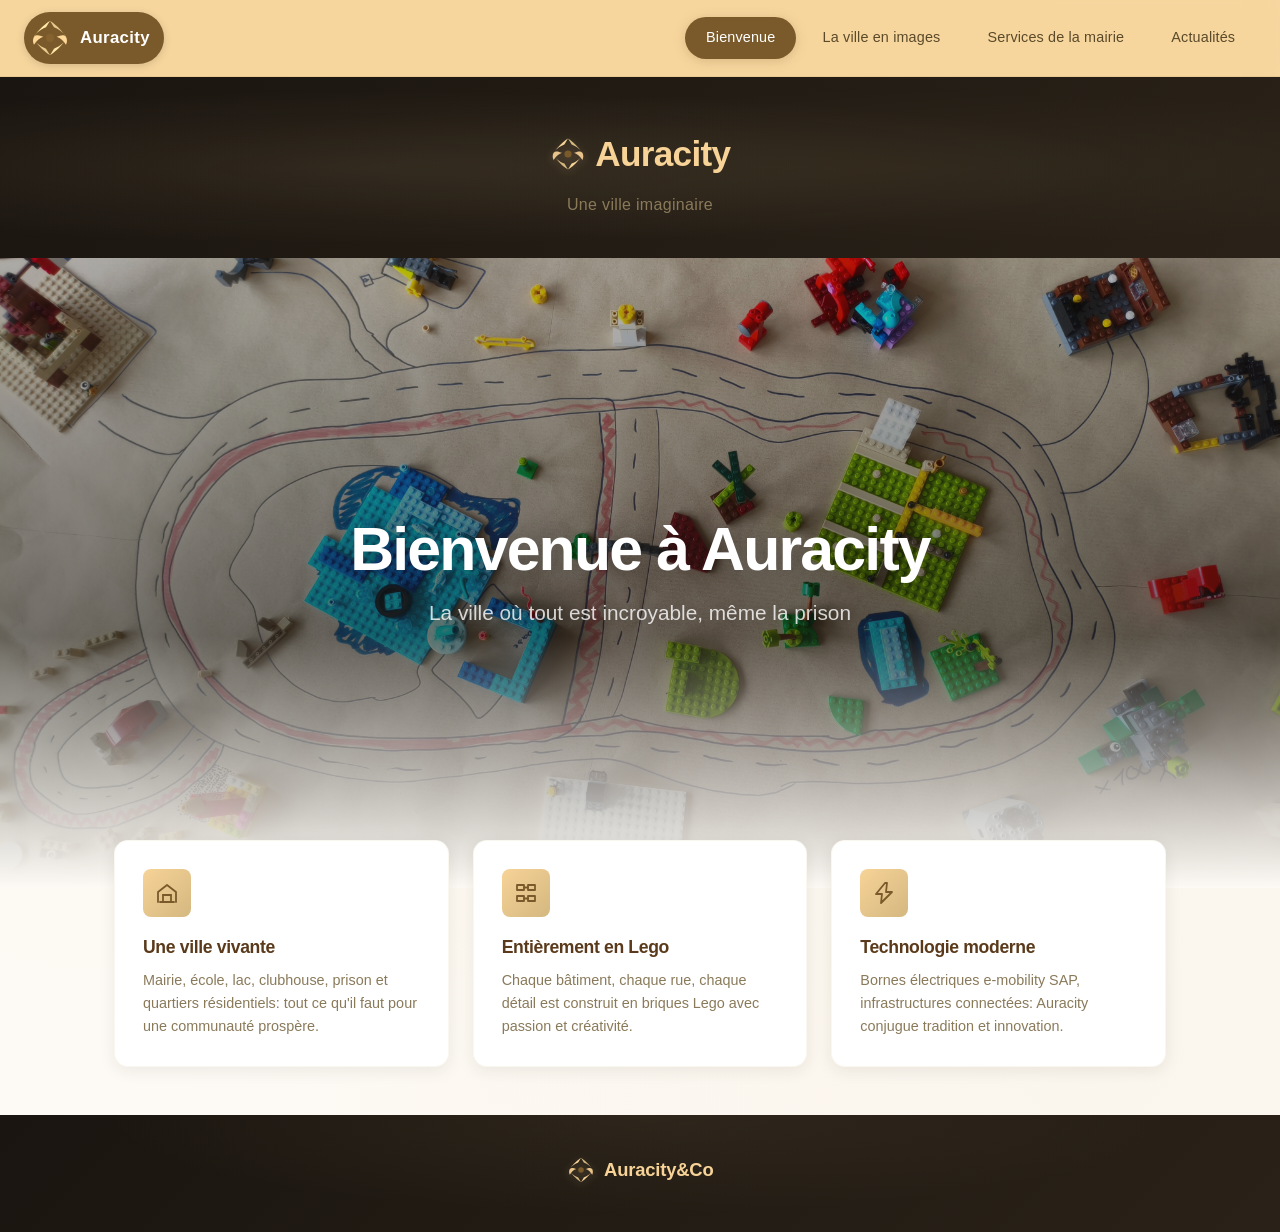
<file: index.html>
<!DOCTYPE html>
<html lang="fr">
<head>
  <meta charset="UTF-8">
  <meta name="viewport" content="width=device-width, initial-scale=1.0">
  <title>Auracity — Ville Lego</title>
  <link rel="stylesheet" href="style.css">
</head>
<body>
  <nav>
    <a href="index.html" class="nav-logo"><img src="logo.svg" alt="Auracity"><span>Auracity</span></a>
    <div class="nav-links">
      <a href="index.html" class="active">Bienvenue</a>
      <a href="images.html">La ville en images</a>
      <a href="mairie.html">Services de la mairie</a>
      <a href="actus.html">Actualités</a>
    </div>
  </nav>

  <header>
    <h1><img src="logo.svg" alt="" class="header-logo"> Auracity</h1>
    <p class="sous-titre">Une ville imaginaire</p>
  </header>

  <section class="hero-full">
    <img src="Ville.jpg" alt="Vue d'Auracity">
    <div class="hero-text">
      <h1>Bienvenue à <span class="highlight">Auracity</span></h1>
      <p>La ville où tout est incroyable, même la prison</p>
    </div>
  </section>

  <div class="features">
    <div class="feature-card">
      <div class="feature-icon">
        <svg width="24" height="24" viewBox="0 0 24 24" fill="none" stroke="currentColor" stroke-width="1.8" stroke-linecap="round" stroke-linejoin="round">
          <path d="M3 21V11l9-7 9 7v10"/>
          <path d="M5 21h14"/>
          <path d="M8 21v-7h8v7"/>
          <path d="M8 14h8"/>
        </svg>
      </div>
      <h3>Une ville vivante</h3>
      <p>Mairie, école, lac, clubhouse, prison et quartiers résidentiels: tout ce qu'il faut pour une communauté prospère.</p>
    </div>
    <div class="feature-card">
      <div class="feature-icon">
        <svg width="24" height="24" viewBox="0 0 24 24" fill="none" stroke="currentColor" stroke-width="1.8" stroke-linecap="round" stroke-linejoin="round">
          <rect x="3" y="4" width="7" height="5"/>
          <rect x="14" y="4" width="7" height="5"/>
          <rect x="3" y="15" width="7" height="5"/>
          <rect x="14" y="15" width="7" height="5"/>
          <line x1="10" y1="6.5" x2="14" y2="6.5"/>
          <line x1="10" y1="17.5" x2="14" y2="17.5"/>
        </svg>
      </div>
      <h3>Entièrement en Lego</h3>
      <p>Chaque bâtiment, chaque rue, chaque détail est construit en briques Lego avec passion et créativité.</p>
    </div>
    <div class="feature-card">
      <div class="feature-icon">
        <svg width="24" height="24" viewBox="0 0 24 24" fill="none" stroke="currentColor" stroke-width="1.8" stroke-linecap="round" stroke-linejoin="round">
          <polygon points="13 2 4 13 10 13 9 22 20 11 14 11 15 2"/>
        </svg>
      </div>
      <h3>Technologie moderne</h3>
      <p>Bornes électriques e-mobility SAP, infrastructures connectées: Auracity conjugue tradition et innovation.</p>
    </div>
  </div>

  <footer>
    <div class="footer-logo">
      <img src="logo.svg" alt="Auracity">
      <span>Auracity&amp;Co</span>
    </div>
  </footer>
</body>
</html>
</file>
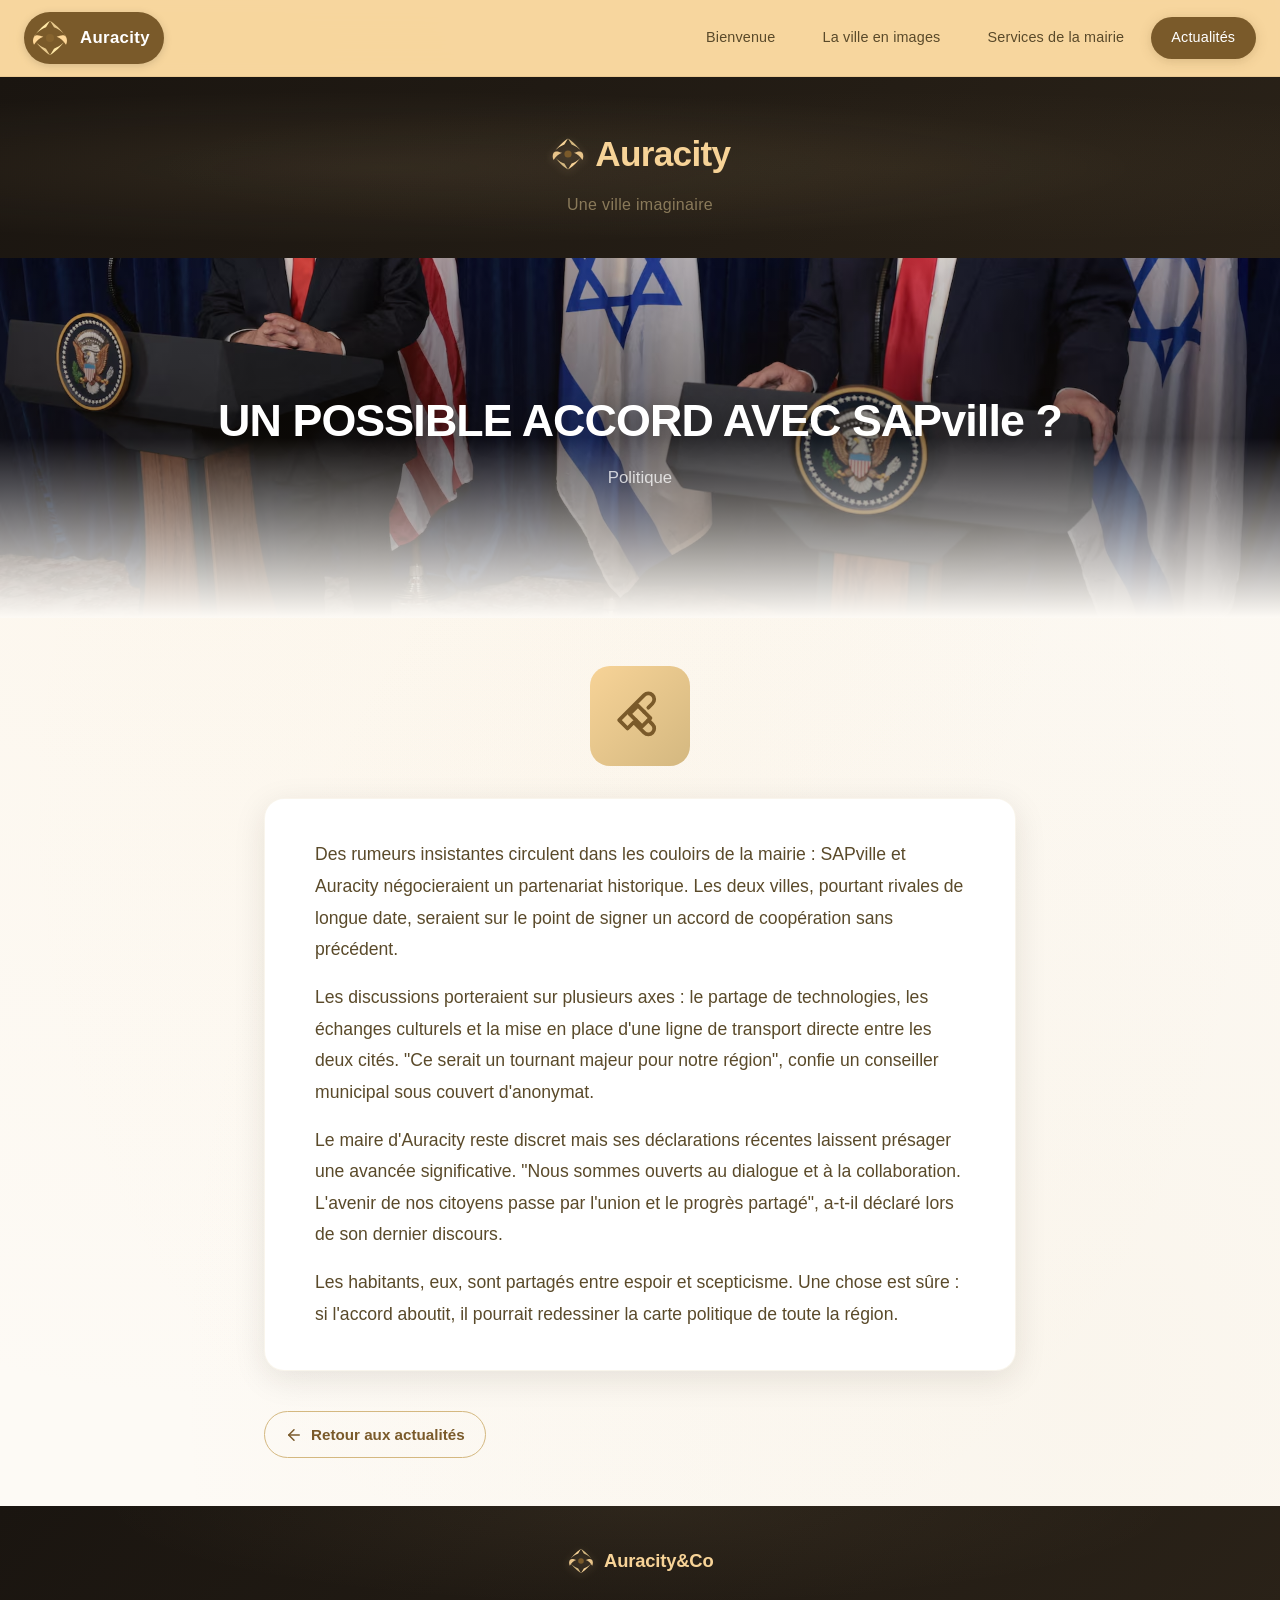
<file: actus-accord-sapville.html>
<!DOCTYPE html>
<html lang="fr">
<head>
  <meta charset="UTF-8">
  <meta name="viewport" content="width=device-width, initial-scale=1.0">
  <title>Auracity — UN POSSIBLE ACCORD AVEC SAPville ?</title>
  <link rel="stylesheet" href="style.css">
</head>
<body>
  <nav>
    <a href="index.html" class="nav-logo"><img src="logo.svg" alt="Auracity"><span>Auracity</span></a>
    <div class="nav-links">
      <a href="index.html">Bienvenue</a>
      <a href="images.html">La ville en images</a>
      <a href="mairie.html">Services de la mairie</a>
      <a href="actus.html" class="active">Actualités</a>
    </div>
  </nav>

  <header>
    <h1><img src="logo.svg" alt="" class="header-logo"> Auracity</h1>
    <p class="sous-titre">Une ville imaginaire</p>
  </header>

  <section class="hero-small">
    <img src="Accord.avif" alt="Accord SAPville">
    <div class="hero-text">
      <h1>UN POSSIBLE ACCORD AVEC SAPville ?</h1>
      <p>Politique</p>
    </div>
  </section>

  <main class="article-detail">
    <div class="article-icon"><svg viewBox="0 0 24 24" fill="none" stroke="currentColor" stroke-width="1.8" stroke-linecap="round" stroke-linejoin="round">
      <path d="M14 10l-3-3-4 4 3 3"/>
      <path d="M16 8l2-2a2.8 2.8 0 1 0-4-4L5 11l-3 3 4 4 3-3 5 5a2.8 2.8 0 1 0 4-4l-2-2"/>
      <path d="M10 14l3 3 4-4-3-3"/>
    </svg></div>

    <div class="article-body">
      <p>Des rumeurs insistantes circulent dans les couloirs de la mairie : SAPville et Auracity négocieraient un partenariat historique. Les deux villes, pourtant rivales de longue date, seraient sur le point de signer un accord de coopération sans précédent.</p>
      <p>Les discussions porteraient sur plusieurs axes : le partage de technologies, les échanges culturels et la mise en place d'une ligne de transport directe entre les deux cités. "Ce serait un tournant majeur pour notre région", confie un conseiller municipal sous couvert d'anonymat.</p>
      <p>Le maire d'Auracity reste discret mais ses déclarations récentes laissent présager une avancée significative. "Nous sommes ouverts au dialogue et à la collaboration. L'avenir de nos citoyens passe par l'union et le progrès partagé", a-t-il déclaré lors de son dernier discours.</p>
      <p>Les habitants, eux, sont partagés entre espoir et scepticisme. Une chose est sûre : si l'accord aboutit, il pourrait redessiner la carte politique de toute la région.</p>
    </div>

    <a href="actus.html" class="article-back">
      <svg viewBox="0 0 24 24"><line x1="19" y1="12" x2="5" y2="12"/><polyline points="12 19 5 12 12 5"/></svg>
      Retour aux actualités
    </a>
  </main>

  <footer>
    <div class="footer-logo">
      <img src="logo.svg" alt="Auracity">
      <span>Auracity&amp;Co</span>
    </div>
  </footer>
</body>
</html>
</file>
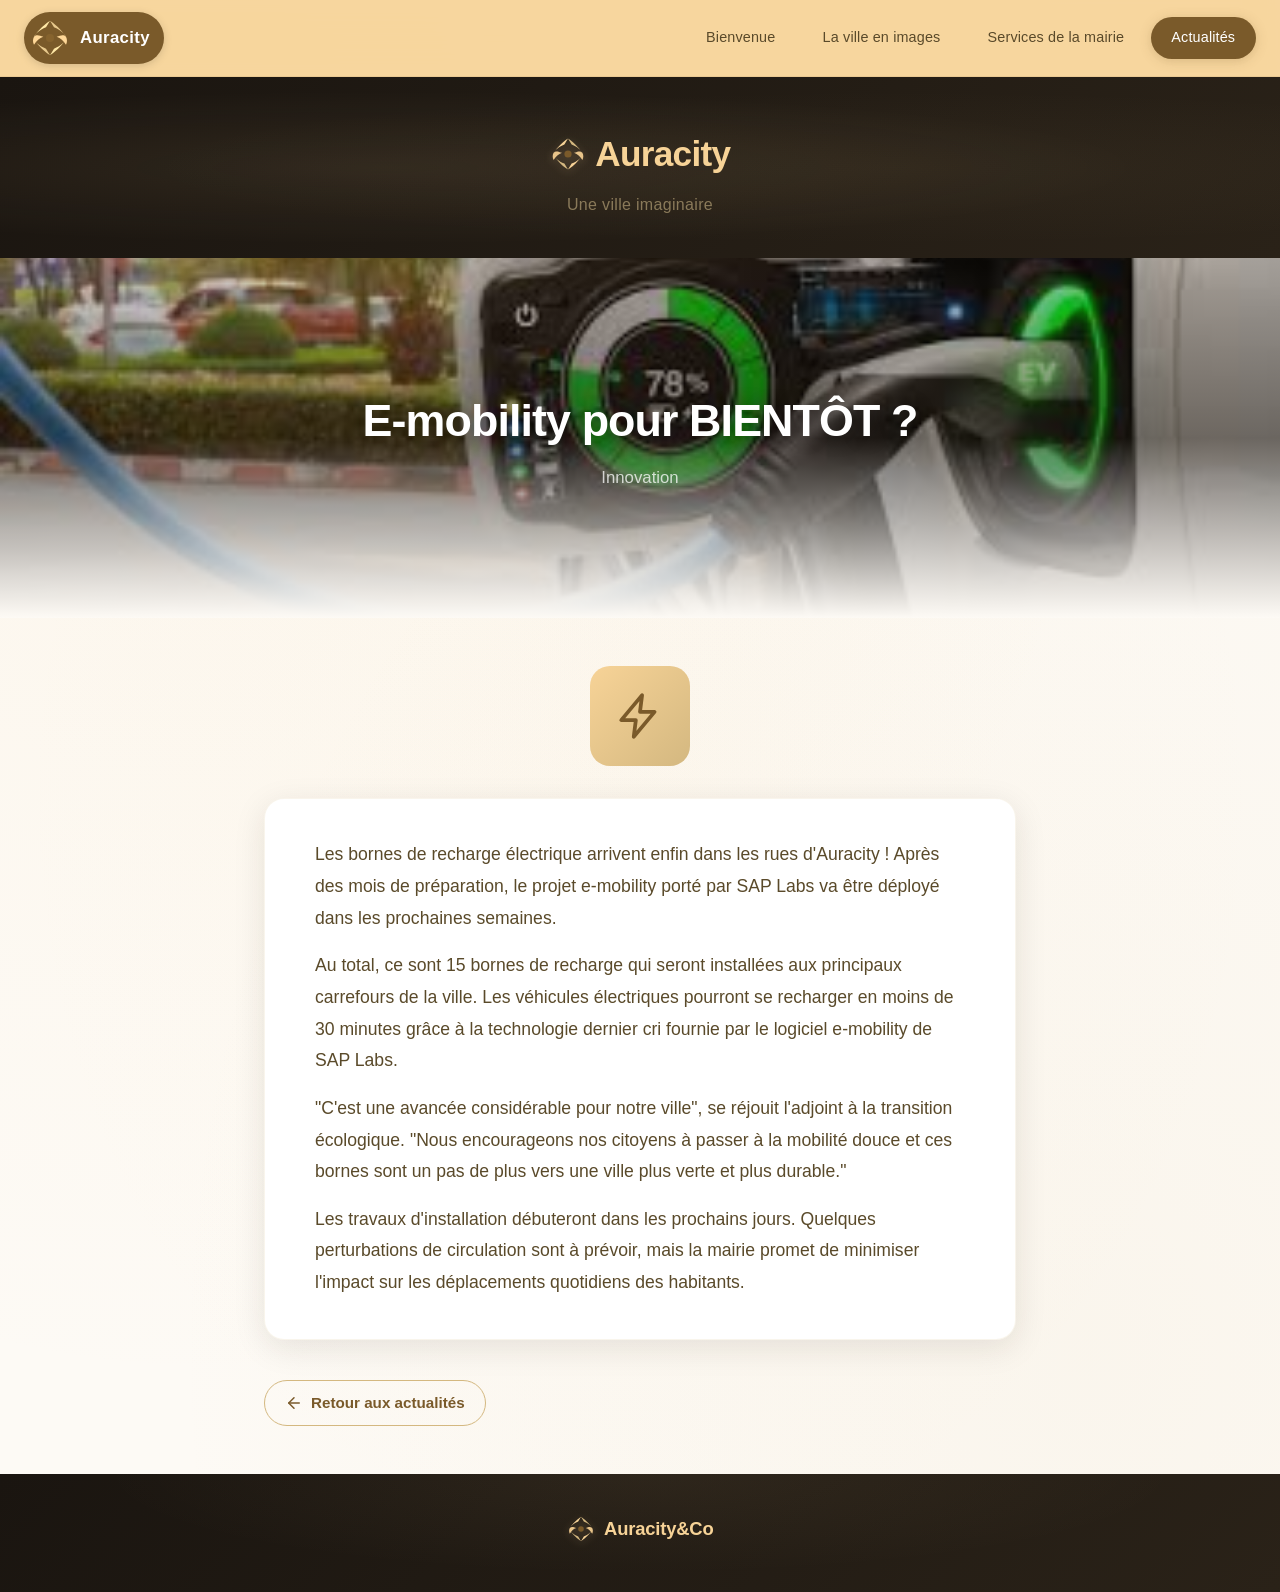
<file: actus-e-mobility.html>
<!DOCTYPE html>
<html lang="fr">
<head>
  <meta charset="UTF-8">
  <meta name="viewport" content="width=device-width, initial-scale=1.0">
  <title>Auracity — E-mobility pour BIENTÔT ?</title>
  <link rel="stylesheet" href="style.css">
</head>
<body>
  <nav>
    <a href="index.html" class="nav-logo"><img src="logo.svg" alt="Auracity"><span>Auracity</span></a>
    <div class="nav-links">
      <a href="index.html">Bienvenue</a>
      <a href="images.html">La ville en images</a>
      <a href="mairie.html">Services de la mairie</a>
      <a href="actus.html" class="active">Actualités</a>
    </div>
  </nav>

  <header>
    <h1><img src="logo.svg" alt="" class="header-logo"> Auracity</h1>
    <p class="sous-titre">Une ville imaginaire</p>
  </header>

  <section class="hero-small">
    <img src="car.jpg" alt="E-mobility">
    <div class="hero-text">
      <h1>E-mobility pour BIENTÔT ?</h1>
      <p>Innovation</p>
    </div>
  </section>

  <main class="article-detail">
    <div class="article-icon"><svg viewBox="0 0 24 24" fill="none" stroke="currentColor" stroke-width="1.8" stroke-linecap="round" stroke-linejoin="round">
      <path d="M13 2L3 14h7l-1 8 10-12h-7l1-8z"/>
    </svg></div>

    <div class="article-body">
      <p>Les bornes de recharge électrique arrivent enfin dans les rues d'Auracity ! Après des mois de préparation, le projet e-mobility porté par SAP Labs va être déployé dans les prochaines semaines.</p>
      <p>Au total, ce sont 15 bornes de recharge qui seront installées aux principaux carrefours de la ville. Les véhicules électriques pourront se recharger en moins de 30 minutes grâce à la technologie dernier cri fournie par le logiciel e-mobility de SAP Labs.</p>
      <p>"C'est une avancée considérable pour notre ville", se réjouit l'adjoint à la transition écologique. "Nous encourageons nos citoyens à passer à la mobilité douce et ces bornes sont un pas de plus vers une ville plus verte et plus durable."</p>
      <p>Les travaux d'installation débuteront dans les prochains jours. Quelques perturbations de circulation sont à prévoir, mais la mairie promet de minimiser l'impact sur les déplacements quotidiens des habitants.</p>
    </div>

    <a href="actus.html" class="article-back">
      <svg viewBox="0 0 24 24"><line x1="19" y1="12" x2="5" y2="12"/><polyline points="12 19 5 12 12 5"/></svg>
      Retour aux actualités
    </a>
  </main>

  <footer>
    <div class="footer-logo">
      <img src="logo.svg" alt="Auracity">
      <span>Auracity&amp;Co</span>
    </div>
  </footer>
</body>
</html>
</file>
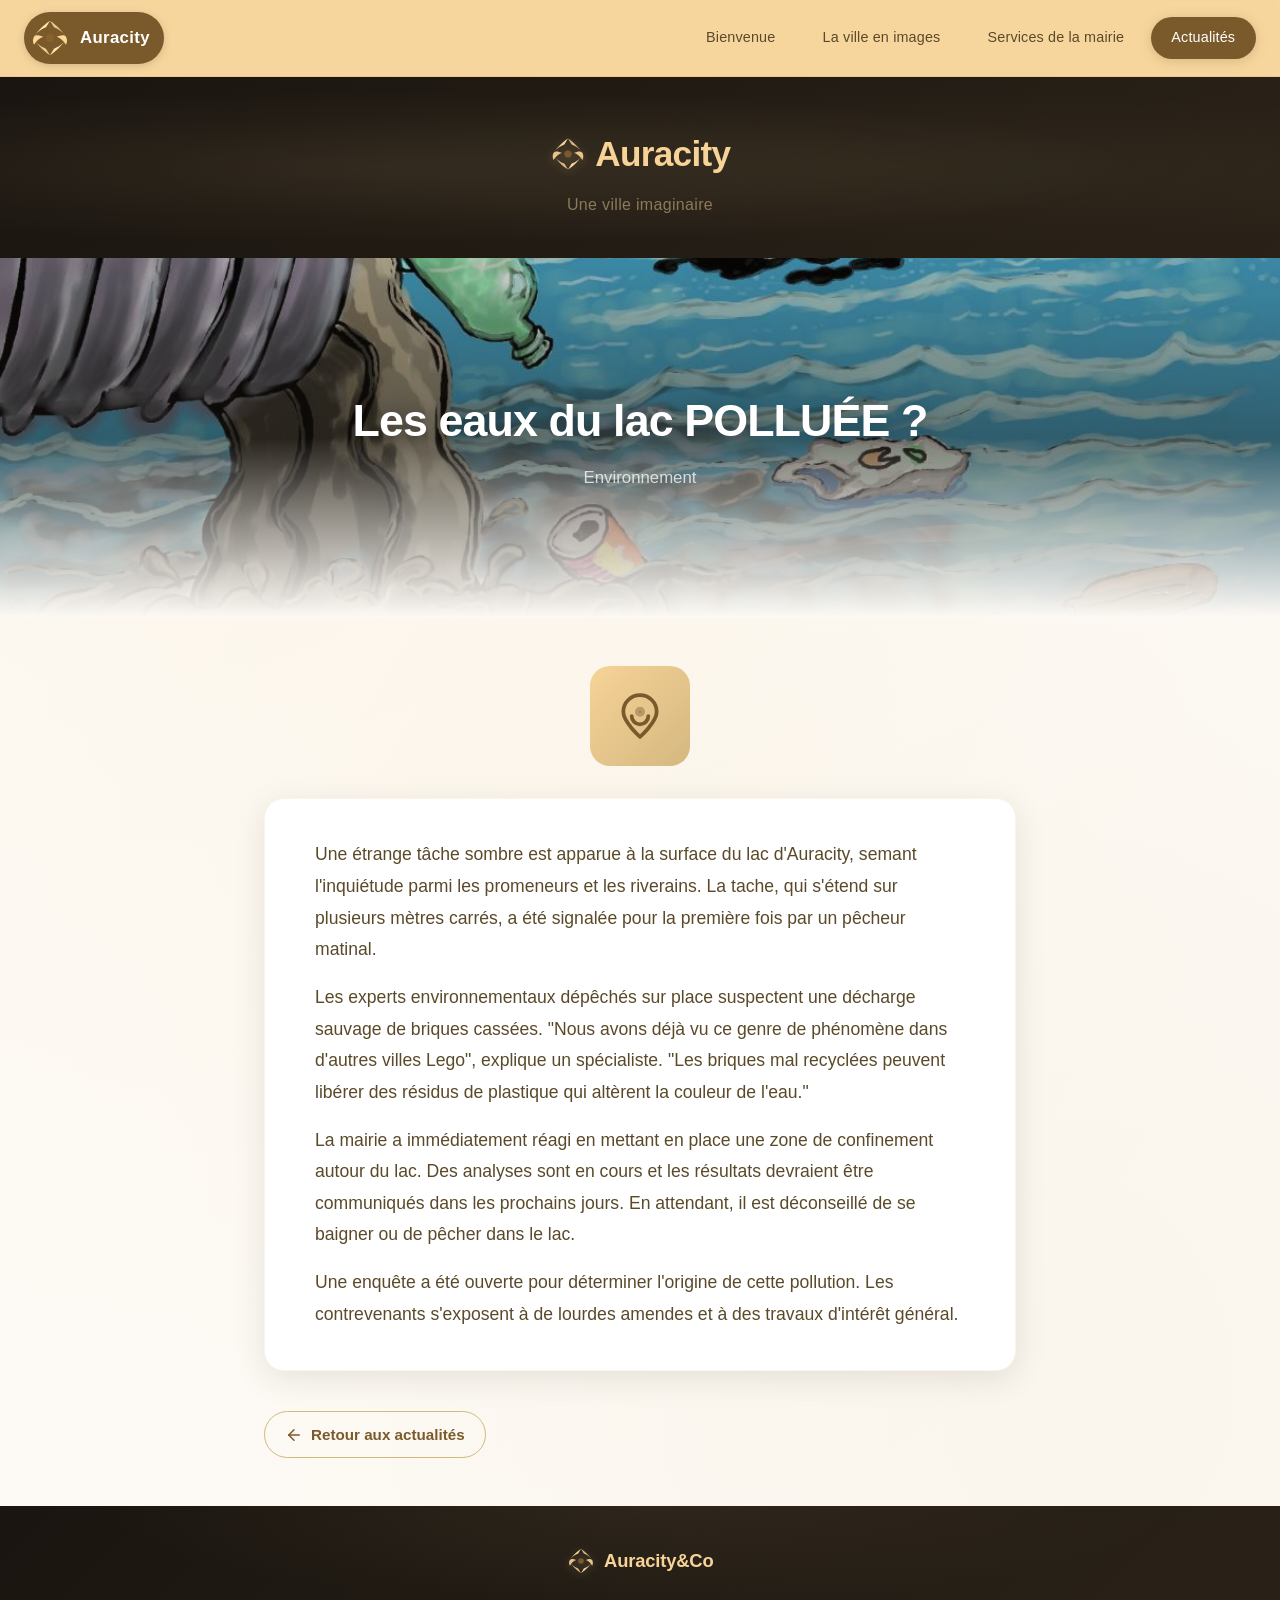
<file: actus-eaux-lac-polluee.html>
<!DOCTYPE html>
<html lang="fr">
<head>
  <meta charset="UTF-8">
  <meta name="viewport" content="width=device-width, initial-scale=1.0">
  <title>Auracity — Les eaux du lac POLLUÉE ?</title>
  <link rel="stylesheet" href="style.css">
</head>
<body>
  <nav>
    <a href="index.html" class="nav-logo"><img src="logo.svg" alt="Auracity"><span>Auracity</span></a>
    <div class="nav-links">
      <a href="index.html">Bienvenue</a>
      <a href="images.html">La ville en images</a>
      <a href="mairie.html">Services de la mairie</a>
      <a href="actus.html" class="active">Actualités</a>
    </div>
  </nav>

  <header>
    <h1><img src="logo.svg" alt="" class="header-logo"> Auracity</h1>
    <p class="sous-titre">Une ville imaginaire</p>
  </header>

  <section class="hero-small">
    <img src="Pollution eau.jpg" alt="Lac pollué">
    <div class="hero-text">
      <h1>Les eaux du lac POLLUÉE ?</h1>
      <p>Environnement</p>
    </div>
  </section>

  <main class="article-detail">
    <div class="article-icon"><svg viewBox="0 0 24 24" fill="none" stroke="currentColor" stroke-width="1.8" stroke-linecap="round" stroke-linejoin="round">
      <path d="M12 2a8 8 0 0 0-8 8c0 5 8 12 8 12s8-7 8-12a8 8 0 0 0-8-8z"/>
      <path d="M8 12a4 4 0 0 0 8 0"/>
      <circle cx="12" cy="10" r="1.5" fill="currentColor" opacity="0.4"/>
    </svg></div>

    <div class="article-body">
      <p>Une étrange tâche sombre est apparue à la surface du lac d'Auracity, semant l'inquiétude parmi les promeneurs et les riverains. La tache, qui s'étend sur plusieurs mètres carrés, a été signalée pour la première fois par un pêcheur matinal.</p>
      <p>Les experts environnementaux dépêchés sur place suspectent une décharge sauvage de briques cassées. "Nous avons déjà vu ce genre de phénomène dans d'autres villes Lego", explique un spécialiste. "Les briques mal recyclées peuvent libérer des résidus de plastique qui altèrent la couleur de l'eau."</p>
      <p>La mairie a immédiatement réagi en mettant en place une zone de confinement autour du lac. Des analyses sont en cours et les résultats devraient être communiqués dans les prochains jours. En attendant, il est déconseillé de se baigner ou de pêcher dans le lac.</p>
      <p>Une enquête a été ouverte pour déterminer l'origine de cette pollution. Les contrevenants s'exposent à de lourdes amendes et à des travaux d'intérêt général.</p>
    </div>

    <a href="actus.html" class="article-back">
      <svg viewBox="0 0 24 24"><line x1="19" y1="12" x2="5" y2="12"/><polyline points="12 19 5 12 12 5"/></svg>
      Retour aux actualités
    </a>
  </main>

  <footer>
    <div class="footer-logo">
      <img src="logo.svg" alt="Auracity">
      <span>Auracity&amp;Co</span>
    </div>
  </footer>
</body>
</html>
</file>
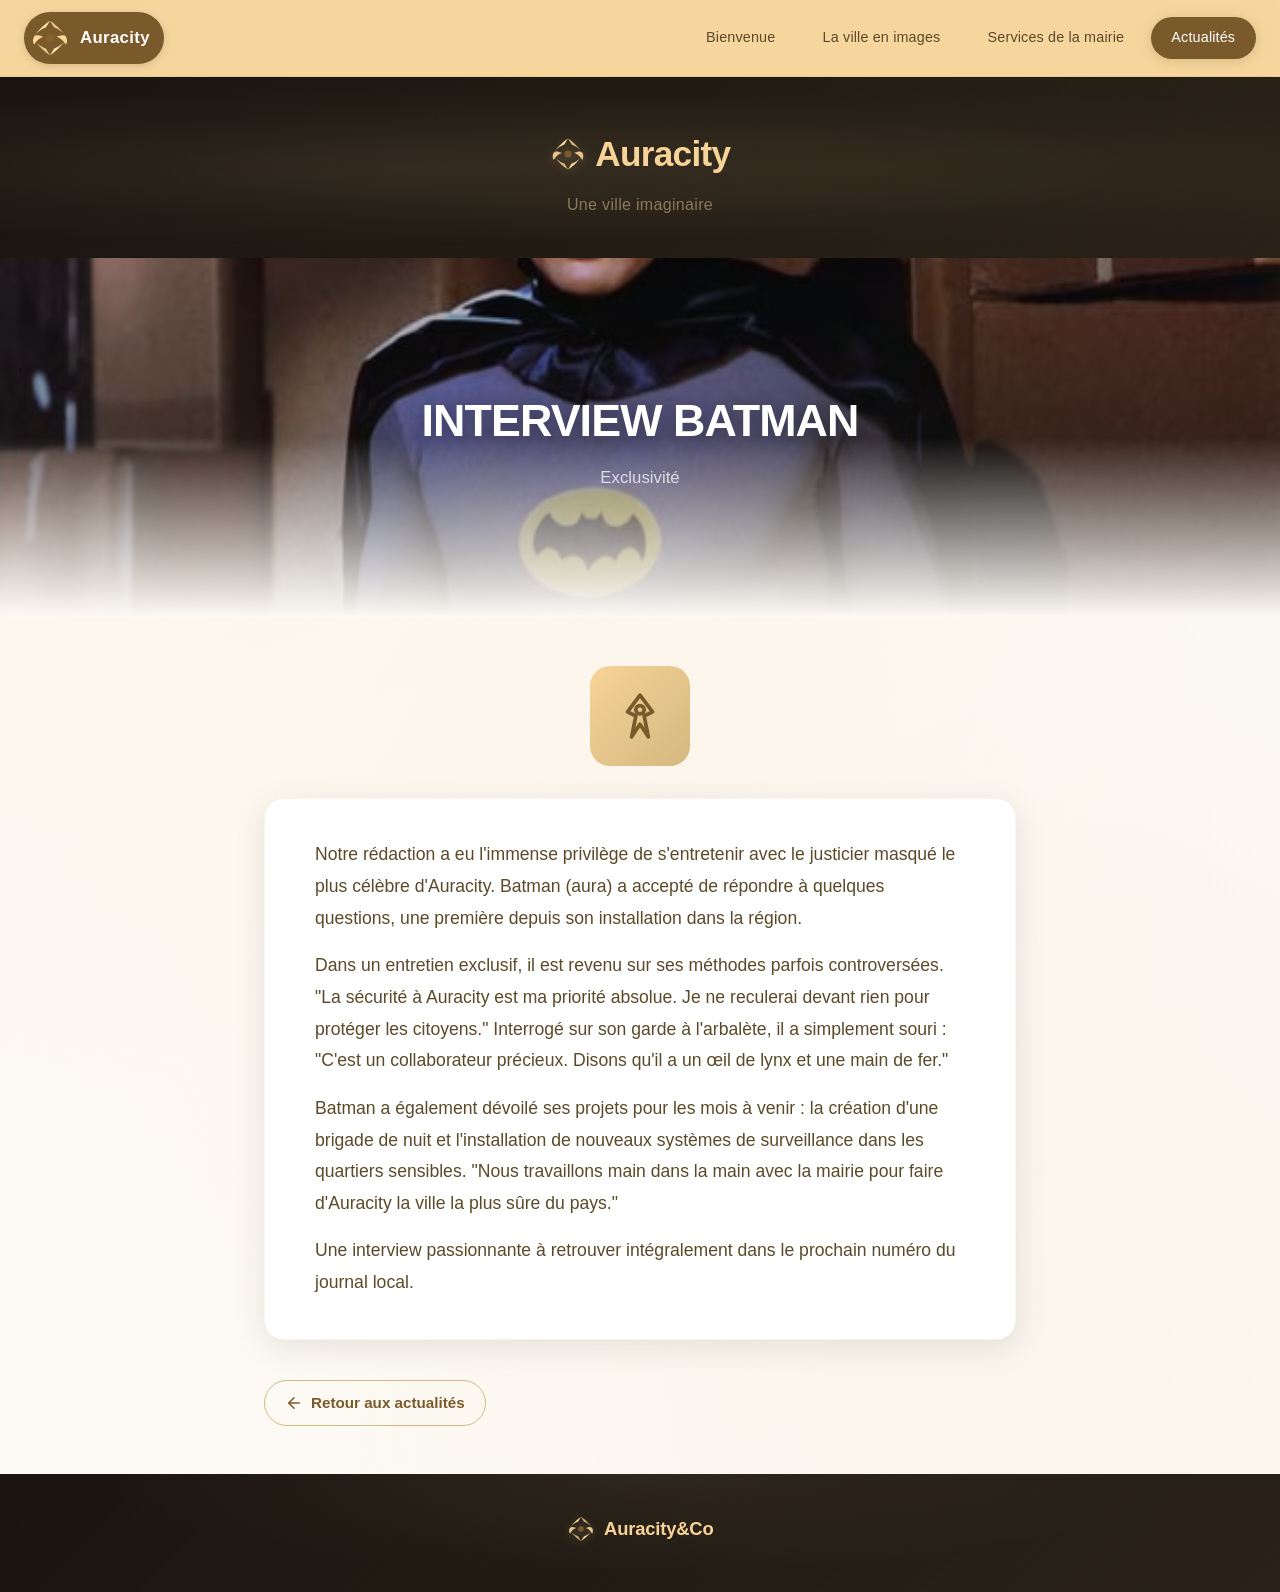
<file: actus-interview-batman.html>
<!DOCTYPE html>
<html lang="fr">
<head>
  <meta charset="UTF-8">
  <meta name="viewport" content="width=device-width, initial-scale=1.0">
  <title>Auracity — INTERVIEW BATMAN</title>
  <link rel="stylesheet" href="style.css">
</head>
<body>
  <nav>
    <a href="index.html" class="nav-logo"><img src="logo.svg" alt="Auracity"><span>Auracity</span></a>
    <div class="nav-links">
      <a href="index.html">Bienvenue</a>
      <a href="images.html">La ville en images</a>
      <a href="mairie.html">Services de la mairie</a>
      <a href="actus.html" class="active">Actualités</a>
    </div>
  </nav>

  <header>
    <h1><img src="logo.svg" alt="" class="header-logo"> Auracity</h1>
    <p class="sous-titre">Une ville imaginaire</p>
  </header>

  <section class="hero-small">
    <img src="batman.avif" alt="Batman">
    <div class="hero-text">
      <h1>INTERVIEW BATMAN</h1>
      <p>Exclusivité</p>
    </div>
  </section>

  <main class="article-detail">
    <div class="article-icon"><svg viewBox="0 0 24 24" fill="none" stroke="currentColor" stroke-width="1.8" stroke-linecap="round" stroke-linejoin="round">
      <path d="M12 2L6 10l4 2-2 10 4-6 4 6-2-10 4-2z"/>
      <circle cx="12" cy="9" r="2"/>
    </svg></div>

    <div class="article-body">
      <p>Notre rédaction a eu l'immense privilège de s'entretenir avec le justicier masqué le plus célèbre d'Auracity. Batman (aura) a accepté de répondre à quelques questions, une première depuis son installation dans la région.</p>
      <p>Dans un entretien exclusif, il est revenu sur ses méthodes parfois controversées. "La sécurité à Auracity est ma priorité absolue. Je ne reculerai devant rien pour protéger les citoyens." Interrogé sur son garde à l'arbalète, il a simplement souri : "C'est un collaborateur précieux. Disons qu'il a un œil de lynx et une main de fer."</p>
      <p>Batman a également dévoilé ses projets pour les mois à venir : la création d'une brigade de nuit et l'installation de nouveaux systèmes de surveillance dans les quartiers sensibles. "Nous travaillons main dans la main avec la mairie pour faire d'Auracity la ville la plus sûre du pays."</p>
      <p>Une interview passionnante à retrouver intégralement dans le prochain numéro du journal local.</p>
    </div>

    <a href="actus.html" class="article-back">
      <svg viewBox="0 0 24 24"><line x1="19" y1="12" x2="5" y2="12"/><polyline points="12 19 5 12 12 5"/></svg>
      Retour aux actualités
    </a>
  </main>

  <footer>
    <div class="footer-logo">
      <img src="logo.svg" alt="Auracity">
      <span>Auracity&amp;Co</span>
    </div>
  </footer>
</body>
</html>
</file>
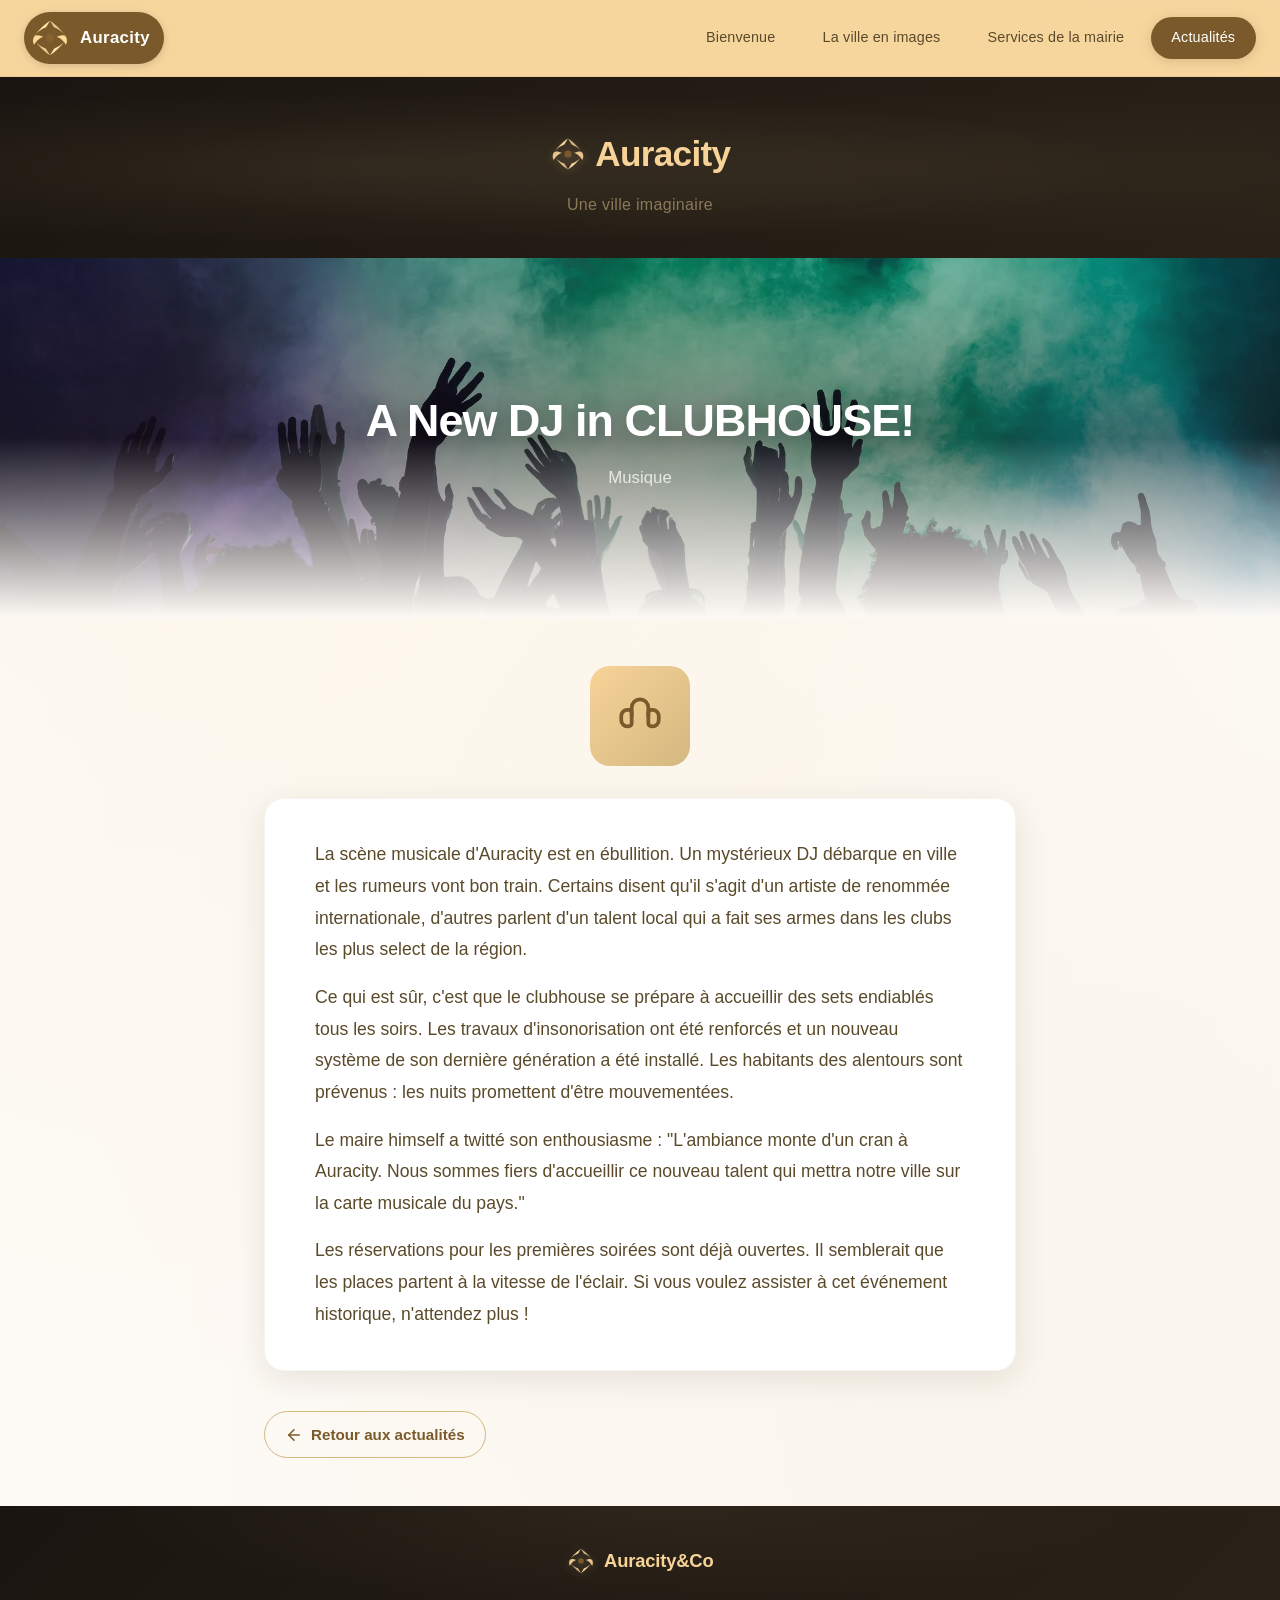
<file: actus-new-dj.html>
<!DOCTYPE html>
<html lang="fr">
<head>
  <meta charset="UTF-8">
  <meta name="viewport" content="width=device-width, initial-scale=1.0">
  <title>Auracity — A New DJ in CLUBHOUSE!</title>
  <link rel="stylesheet" href="style.css">
</head>
<body>
  <nav>
    <a href="index.html" class="nav-logo"><img src="logo.svg" alt="Auracity"><span>Auracity</span></a>
    <div class="nav-links">
      <a href="index.html">Bienvenue</a>
      <a href="images.html">La ville en images</a>
      <a href="mairie.html">Services de la mairie</a>
      <a href="actus.html" class="active">Actualités</a>
    </div>
  </nav>

  <header>
    <h1><img src="logo.svg" alt="" class="header-logo"> Auracity</h1>
    <p class="sous-titre">Une ville imaginaire</p>
  </header>

  <section class="hero-small">
    <img src="party.diddy.webp" alt="DJ Party">
    <div class="hero-text">
      <h1>A New DJ in CLUBHOUSE!</h1>
      <p>Musique</p>
    </div>
  </section>

  <main class="article-detail">
    <div class="article-icon"><svg viewBox="0 0 24 24" fill="none" stroke="currentColor" stroke-width="1.8" stroke-linecap="round" stroke-linejoin="round">
      <path d="M3 12a3 3 0 0 1 3-3h.5A1.5 1.5 0 0 1 8 10.5v5a1.5 1.5 0 0 1-1.5 1.5H6a3 3 0 0 1-3-3z"/>
      <path d="M21 12a3 3 0 0 0-3-3h-.5A1.5 1.5 0 0 0 16 10.5v5a1.5 1.5 0 0 0 1.5 1.5H18a3 3 0 0 0 3-3z"/>
      <path d="M8 12V8a4 4 0 0 1 8 0v4"/>
    </svg></div>

    <div class="article-body">
      <p>La scène musicale d'Auracity est en ébullition. Un mystérieux DJ débarque en ville et les rumeurs vont bon train. Certains disent qu'il s'agit d'un artiste de renommée internationale, d'autres parlent d'un talent local qui a fait ses armes dans les clubs les plus select de la région.</p>
      <p>Ce qui est sûr, c'est que le clubhouse se prépare à accueillir des sets endiablés tous les soirs. Les travaux d'insonorisation ont été renforcés et un nouveau système de son dernière génération a été installé. Les habitants des alentours sont prévenus : les nuits promettent d'être mouvementées.</p>
      <p>Le maire himself a twitté son enthousiasme : "L'ambiance monte d'un cran à Auracity. Nous sommes fiers d'accueillir ce nouveau talent qui mettra notre ville sur la carte musicale du pays."</p>
      <p>Les réservations pour les premières soirées sont déjà ouvertes. Il semblerait que les places partent à la vitesse de l'éclair. Si vous voulez assister à cet événement historique, n'attendez plus !</p>
    </div>

    <a href="actus.html" class="article-back">
      <svg viewBox="0 0 24 24"><line x1="19" y1="12" x2="5" y2="12"/><polyline points="12 19 5 12 12 5"/></svg>
      Retour aux actualités
    </a>
  </main>

  <footer>
    <div class="footer-logo">
      <img src="logo.svg" alt="Auracity">
      <span>Auracity&amp;Co</span>
    </div>
  </footer>
</body>
</html>
</file>
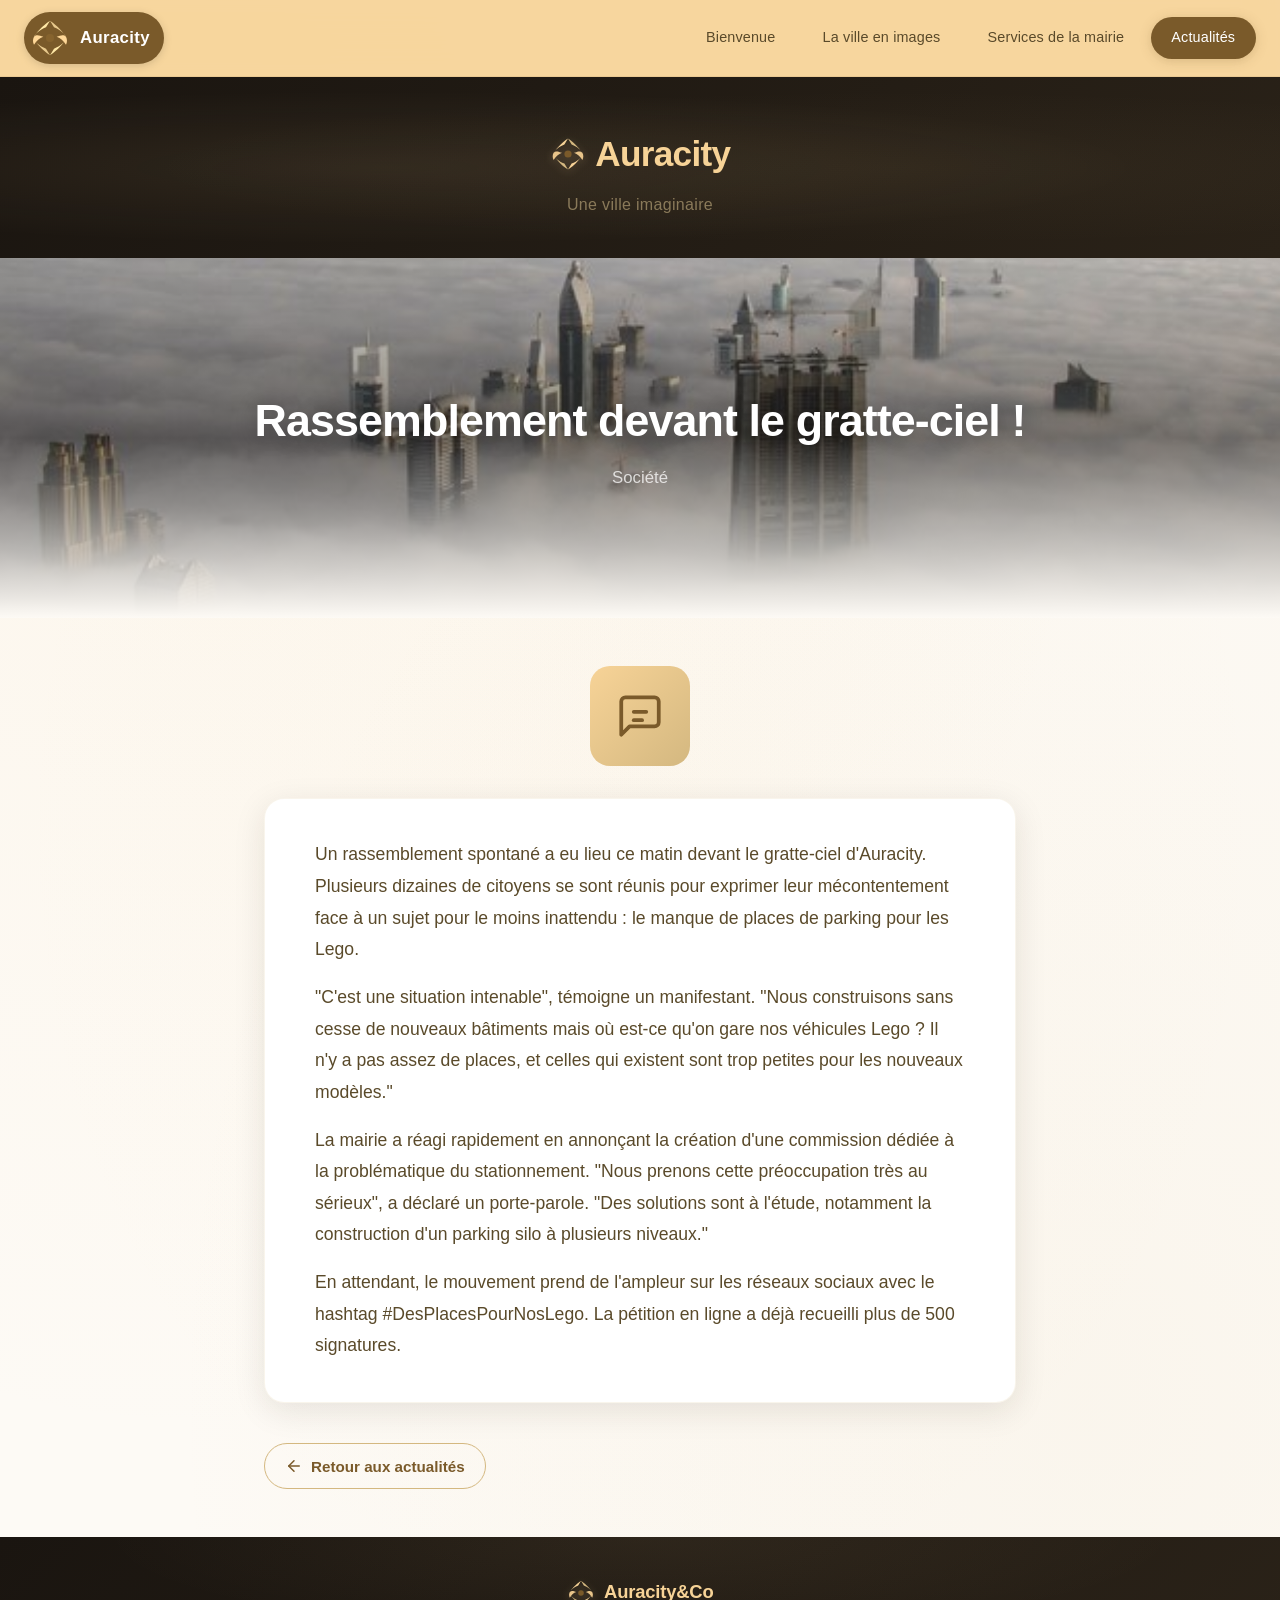
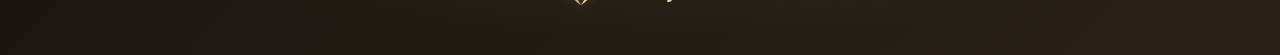
<file: actus-rassemblement-gratte-ciel.html>
<!DOCTYPE html>
<html lang="fr">
<head>
  <meta charset="UTF-8">
  <meta name="viewport" content="width=device-width, initial-scale=1.0">
  <title>Auracity — Rassemblement devant le gratte-ciel !</title>
  <link rel="stylesheet" href="style.css">
</head>
<body>
  <nav>
    <a href="index.html" class="nav-logo"><img src="logo.svg" alt="Auracity"><span>Auracity</span></a>
    <div class="nav-links">
      <a href="index.html">Bienvenue</a>
      <a href="images.html">La ville en images</a>
      <a href="mairie.html">Services de la mairie</a>
      <a href="actus.html" class="active">Actualités</a>
    </div>
  </nav>

  <header>
    <h1><img src="logo.svg" alt="" class="header-logo"> Auracity</h1>
    <p class="sous-titre">Une ville imaginaire</p>
  </header>

  <section class="hero-small">
    <img src="skyscraper.jpg" alt="Gratte-ciel">
    <div class="hero-text">
      <h1>Rassemblement devant le gratte-ciel !</h1>
      <p>Société</p>
    </div>
  </section>

  <main class="article-detail">
    <div class="article-icon"><svg viewBox="0 0 24 24" fill="none" stroke="currentColor" stroke-width="1.8" stroke-linecap="round" stroke-linejoin="round">
      <path d="M21 15a2 2 0 0 1-2 2H7l-4 4V5a2 2 0 0 1 2-2h14a2 2 0 0 1 2 2z"/>
      <line x1="9" y1="10" x2="15" y2="10"/>
      <line x1="9" y1="14" x2="13" y2="14"/>
    </svg></div>

    <div class="article-body">
      <p>Un rassemblement spontané a eu lieu ce matin devant le gratte-ciel d'Auracity. Plusieurs dizaines de citoyens se sont réunis pour exprimer leur mécontentement face à un sujet pour le moins inattendu : le manque de places de parking pour les Lego.</p>
      <p>"C'est une situation intenable", témoigne un manifestant. "Nous construisons sans cesse de nouveaux bâtiments mais où est-ce qu'on gare nos véhicules Lego ? Il n'y a pas assez de places, et celles qui existent sont trop petites pour les nouveaux modèles."</p>
      <p>La mairie a réagi rapidement en annonçant la création d'une commission dédiée à la problématique du stationnement. "Nous prenons cette préoccupation très au sérieux", a déclaré un porte-parole. "Des solutions sont à l'étude, notamment la construction d'un parking silo à plusieurs niveaux."</p>
      <p>En attendant, le mouvement prend de l'ampleur sur les réseaux sociaux avec le hashtag #DesPlacesPourNosLego. La pétition en ligne a déjà recueilli plus de 500 signatures.</p>
    </div>

    <a href="actus.html" class="article-back">
      <svg viewBox="0 0 24 24"><line x1="19" y1="12" x2="5" y2="12"/><polyline points="12 19 5 12 12 5"/></svg>
      Retour aux actualités
    </a>
  </main>

  <footer>
    <div class="footer-logo">
      <img src="logo.svg" alt="Auracity">
      <span>Auracity&amp;Co</span>
    </div>
  </footer>
</body>
</html>
</file>
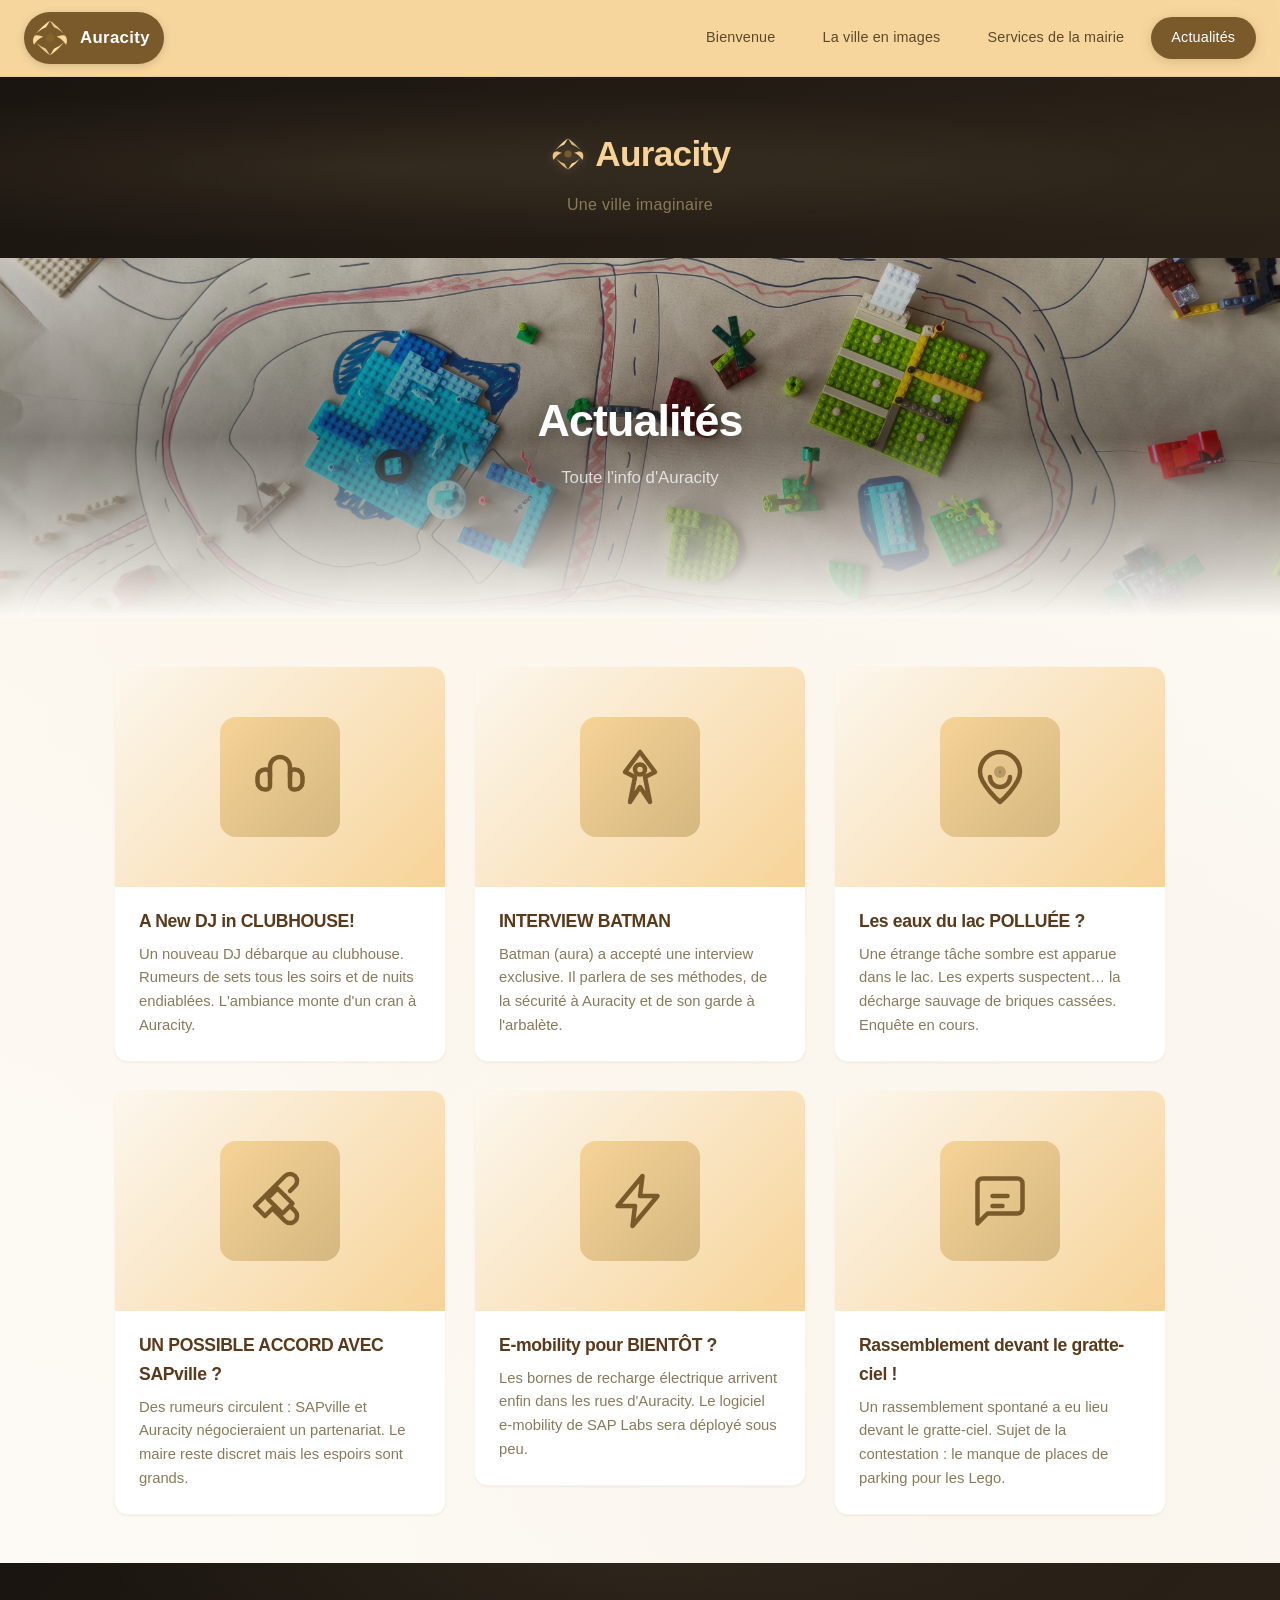
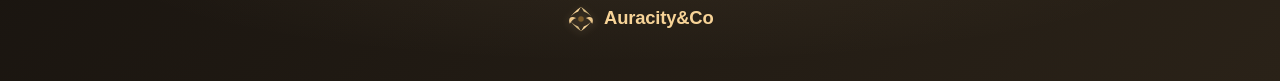
<file: actus.html>
<!DOCTYPE html>
<html lang="fr">
<head>
  <meta charset="UTF-8">
  <meta name="viewport" content="width=device-width, initial-scale=1.0">
  <title>Auracity — Actualités</title>
  <link rel="stylesheet" href="style.css">
</head>
<body>
  <nav>
    <a href="index.html" class="nav-logo"><img src="logo.svg" alt="Auracity"><span>Auracity</span></a>
    <div class="nav-links">
      <a href="index.html">Bienvenue</a>
      <a href="images.html">La ville en images</a>
      <a href="mairie.html">Services de la mairie</a>
      <a href="actus.html" class="active">Actualités</a>
    </div>
  </nav>

  <header>
    <h1><img src="logo.svg" alt="" class="header-logo"> Auracity</h1>
    <p class="sous-titre">Une ville imaginaire</p>
  </header>

  <section class="hero-small">
    <img src="Ville.jpg" alt="Auracity">
    <div class="hero-text">
      <h1>Actualités</h1>
      <p>Toute l'info d'Auracity</p>
    </div>
  </section>

  <main>
    <div class="grille">
      <a href="actus-new-dj.html" class="carte-link">
        <article class="carte">
          <div class="carte-sketch"><div class="sketch-icon"><svg viewBox="0 0 24 24" fill="none" stroke="currentColor" stroke-width="1.8" stroke-linecap="round" stroke-linejoin="round">
            <path d="M3 12a3 3 0 0 1 3-3h.5A1.5 1.5 0 0 1 8 10.5v5a1.5 1.5 0 0 1-1.5 1.5H6a3 3 0 0 1-3-3z"/>
            <path d="M21 12a3 3 0 0 0-3-3h-.5A1.5 1.5 0 0 0 16 10.5v5a1.5 1.5 0 0 0 1.5 1.5H18a3 3 0 0 0 3-3z"/>
            <path d="M8 12V8a4 4 0 0 1 8 0v4"/>
          </svg></div></div>
          <div class="carte-contenu">
            <h3>A New DJ in CLUBHOUSE!</h3>
            <p>Un nouveau DJ débarque au clubhouse. Rumeurs de sets tous les soirs et de nuits endiablées. L'ambiance monte d'un cran à Auracity.</p>
          </div>
        </article>
      </a>

      <a href="actus-interview-batman.html" class="carte-link">
        <article class="carte">
          <div class="carte-sketch"><div class="sketch-icon"><svg viewBox="0 0 24 24" fill="none" stroke="currentColor" stroke-width="1.8" stroke-linecap="round" stroke-linejoin="round">
            <path d="M12 2L6 10l4 2-2 10 4-6 4 6-2-10 4-2z"/>
            <circle cx="12" cy="9" r="2"/>
          </svg></div></div>
          <div class="carte-contenu">
            <h3>INTERVIEW BATMAN</h3>
            <p>Batman (aura) a accepté une interview exclusive. Il parlera de ses méthodes, de la sécurité à Auracity et de son garde à l'arbalète.</p>
          </div>
        </article>
      </a>

      <a href="actus-eaux-lac-polluee.html" class="carte-link">
        <article class="carte">
          <div class="carte-sketch"><div class="sketch-icon"><svg viewBox="0 0 24 24" fill="none" stroke="currentColor" stroke-width="1.8" stroke-linecap="round" stroke-linejoin="round">
            <path d="M12 2a8 8 0 0 0-8 8c0 5 8 12 8 12s8-7 8-12a8 8 0 0 0-8-8z"/>
            <path d="M8 12a4 4 0 0 0 8 0"/>
            <circle cx="12" cy="10" r="1.5" fill="currentColor" opacity="0.4"/>
          </svg></div></div>
          <div class="carte-contenu">
            <h3>Les eaux du lac POLLUÉE ?</h3>
            <p>Une étrange tâche sombre est apparue dans le lac. Les experts suspectent… la décharge sauvage de briques cassées. Enquête en cours.</p>
          </div>
        </article>
      </a>

      <a href="actus-accord-sapville.html" class="carte-link">
        <article class="carte">
          <div class="carte-sketch"><div class="sketch-icon"><svg viewBox="0 0 24 24" fill="none" stroke="currentColor" stroke-width="1.8" stroke-linecap="round" stroke-linejoin="round">
            <path d="M14 10l-3-3-4 4 3 3"/>
            <path d="M16 8l2-2a2.8 2.8 0 1 0-4-4L5 11l-3 3 4 4 3-3 5 5a2.8 2.8 0 1 0 4-4l-2-2"/>
            <path d="M10 14l3 3 4-4-3-3"/>
          </svg></div></div>
          <div class="carte-contenu">
            <h3>UN POSSIBLE ACCORD AVEC SAPville ?</h3>
            <p>Des rumeurs circulent : SAPville et Auracity négocieraient un partenariat. Le maire reste discret mais les espoirs sont grands.</p>
          </div>
        </article>
      </a>

      <a href="actus-e-mobility.html" class="carte-link">
        <article class="carte">
          <div class="carte-sketch"><div class="sketch-icon"><svg viewBox="0 0 24 24" fill="none" stroke="currentColor" stroke-width="1.8" stroke-linecap="round" stroke-linejoin="round">
            <path d="M13 2L3 14h7l-1 8 10-12h-7l1-8z"/>
          </svg></div></div>
          <div class="carte-contenu">
            <h3>E-mobility pour BIENTÔT ?</h3>
            <p>Les bornes de recharge électrique arrivent enfin dans les rues d'Auracity. Le logiciel e-mobility de SAP Labs sera déployé sous peu.</p>
          </div>
        </article>
      </a>

      <a href="actus-rassemblement-gratte-ciel.html" class="carte-link">
        <article class="carte">
          <div class="carte-sketch"><div class="sketch-icon"><svg viewBox="0 0 24 24" fill="none" stroke="currentColor" stroke-width="1.8" stroke-linecap="round" stroke-linejoin="round">
            <path d="M21 15a2 2 0 0 1-2 2H7l-4 4V5a2 2 0 0 1 2-2h14a2 2 0 0 1 2 2z"/>
            <line x1="9" y1="10" x2="15" y2="10"/>
            <line x1="9" y1="14" x2="13" y2="14"/>
          </svg></div></div>
          <div class="carte-contenu">
            <h3>Rassemblement devant le gratte-ciel !</h3>
            <p>Un rassemblement spontané a eu lieu devant le gratte-ciel. Sujet de la contestation : le manque de places de parking pour les Lego.</p>
          </div>
        </article>
      </a>
    </div>
  </main>

  <footer>
    <div class="footer-logo">
      <img src="logo.svg" alt="Auracity">
      <span>Auracity&amp;Co</span>
    </div>
  </footer>
</body>
</html>
</file>
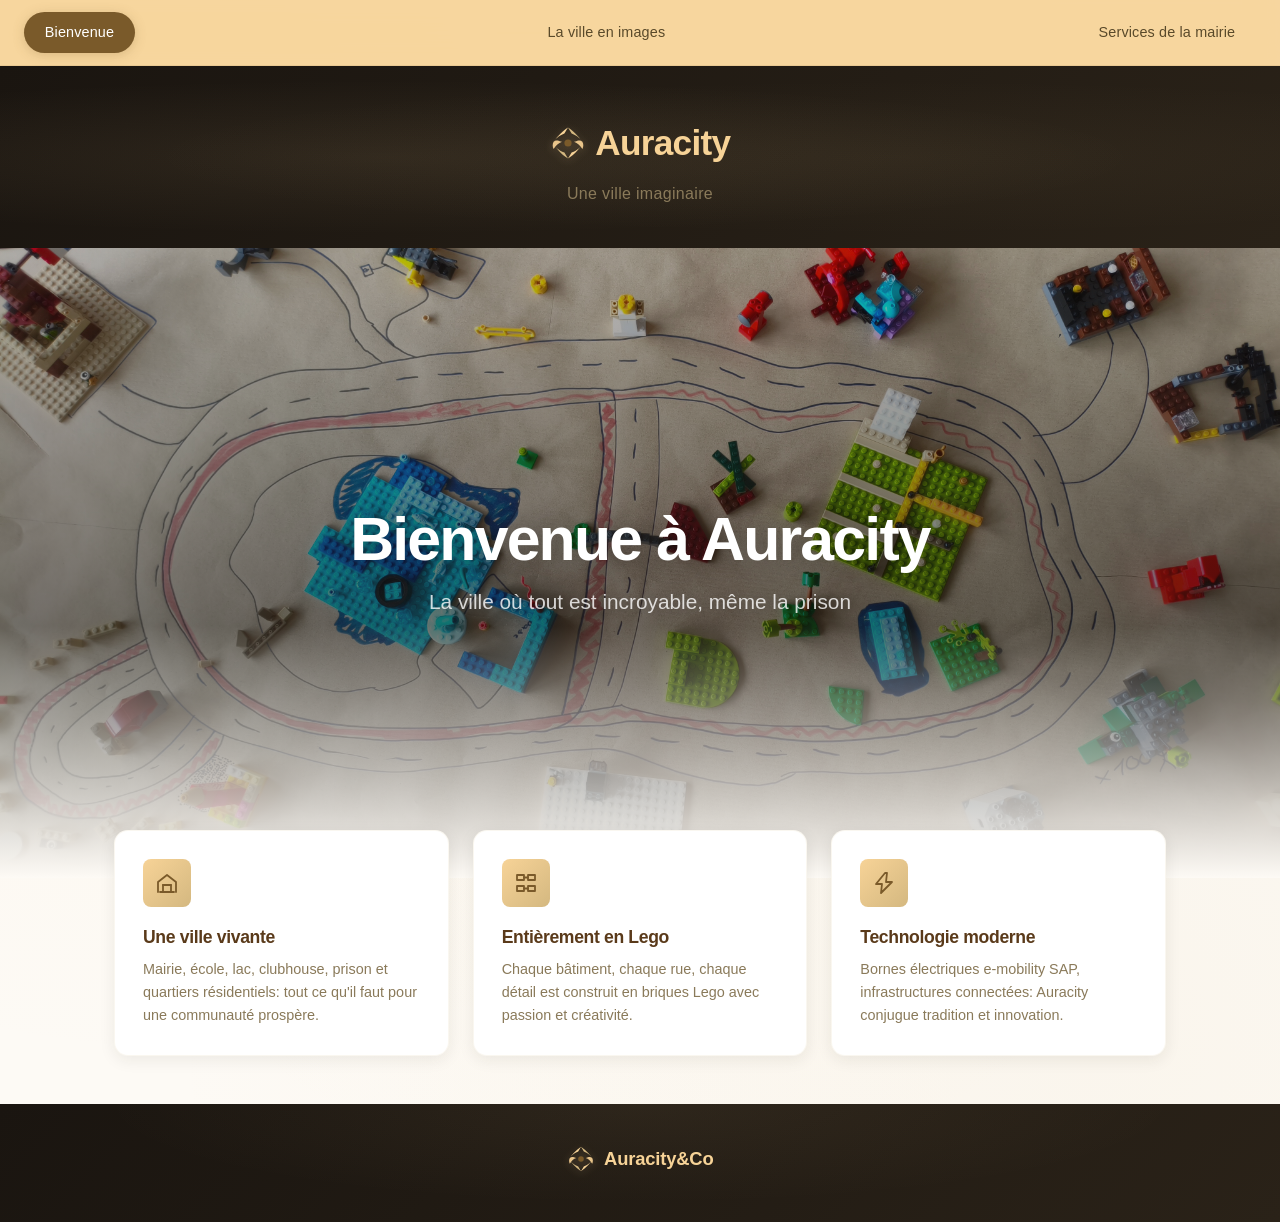
<file: bienvenue.html>
<!DOCTYPE html>
<html lang="fr">
<head>
  <meta charset="UTF-8">
  <meta name="viewport" content="width=device-width, initial-scale=1.0">
  <title>Auracity — Ville Lego</title>
  <link rel="stylesheet" href="style.css">
</head>
<body>
  <nav>
    <a href="bienvenue.html" class="active">Bienvenue</a>
    <a href="images.html">La ville en images</a>
    <a href="mairie.html">Services de la mairie</a>
  </nav>

  <header>
    <h1><img src="logo.svg" alt="" class="header-logo"> Auracity</h1>
    <p class="sous-titre">Une ville imaginaire</p>
  </header>

  <section class="hero-full">
    <img src="Ville.jpg" alt="Vue d'Auracity">
    <div class="hero-text">
      <h1>Bienvenue à <span class="highlight">Auracity</span></h1>
      <p>La ville où tout est incroyable, même la prison</p>
    </div>
  </section>

  <div class="features">
    <div class="feature-card">
      <div class="feature-icon">
        <svg width="24" height="24" viewBox="0 0 24 24" fill="none" stroke="currentColor" stroke-width="1.8" stroke-linecap="round" stroke-linejoin="round">
          <path d="M3 21V11l9-7 9 7v10"/>
          <path d="M5 21h14"/>
          <path d="M8 21v-7h8v7"/>
          <path d="M8 14h8"/>
        </svg>
      </div>
      <h3>Une ville vivante</h3>
      <p>Mairie, école, lac, clubhouse, prison et quartiers résidentiels: tout ce qu'il faut pour une communauté prospère.</p>
    </div>
    <div class="feature-card">
      <div class="feature-icon">
        <svg width="24" height="24" viewBox="0 0 24 24" fill="none" stroke="currentColor" stroke-width="1.8" stroke-linecap="round" stroke-linejoin="round">
          <rect x="3" y="4" width="7" height="5"/>
          <rect x="14" y="4" width="7" height="5"/>
          <rect x="3" y="15" width="7" height="5"/>
          <rect x="14" y="15" width="7" height="5"/>
          <line x1="10" y1="6.5" x2="14" y2="6.5"/>
          <line x1="10" y1="17.5" x2="14" y2="17.5"/>
        </svg>
      </div>
      <h3>Entièrement en Lego</h3>
      <p>Chaque bâtiment, chaque rue, chaque détail est construit en briques Lego avec passion et créativité.</p>
    </div>
    <div class="feature-card">
      <div class="feature-icon">
        <svg width="24" height="24" viewBox="0 0 24 24" fill="none" stroke="currentColor" stroke-width="1.8" stroke-linecap="round" stroke-linejoin="round">
          <polygon points="13 2 4 13 10 13 9 22 20 11 14 11 15 2"/>
        </svg>
      </div>
      <h3>Technologie moderne</h3>
      <p>Bornes électriques e-mobility SAP, infrastructures connectées: Auracity conjugue tradition et innovation.</p>
    </div>
  </div>

  <footer>
    <div class="footer-logo">
      <img src="logo.svg" alt="Auracity">
      <span>Auracity&amp;Co</span>
    </div>
  </footer>
</body>
</html>
</file>
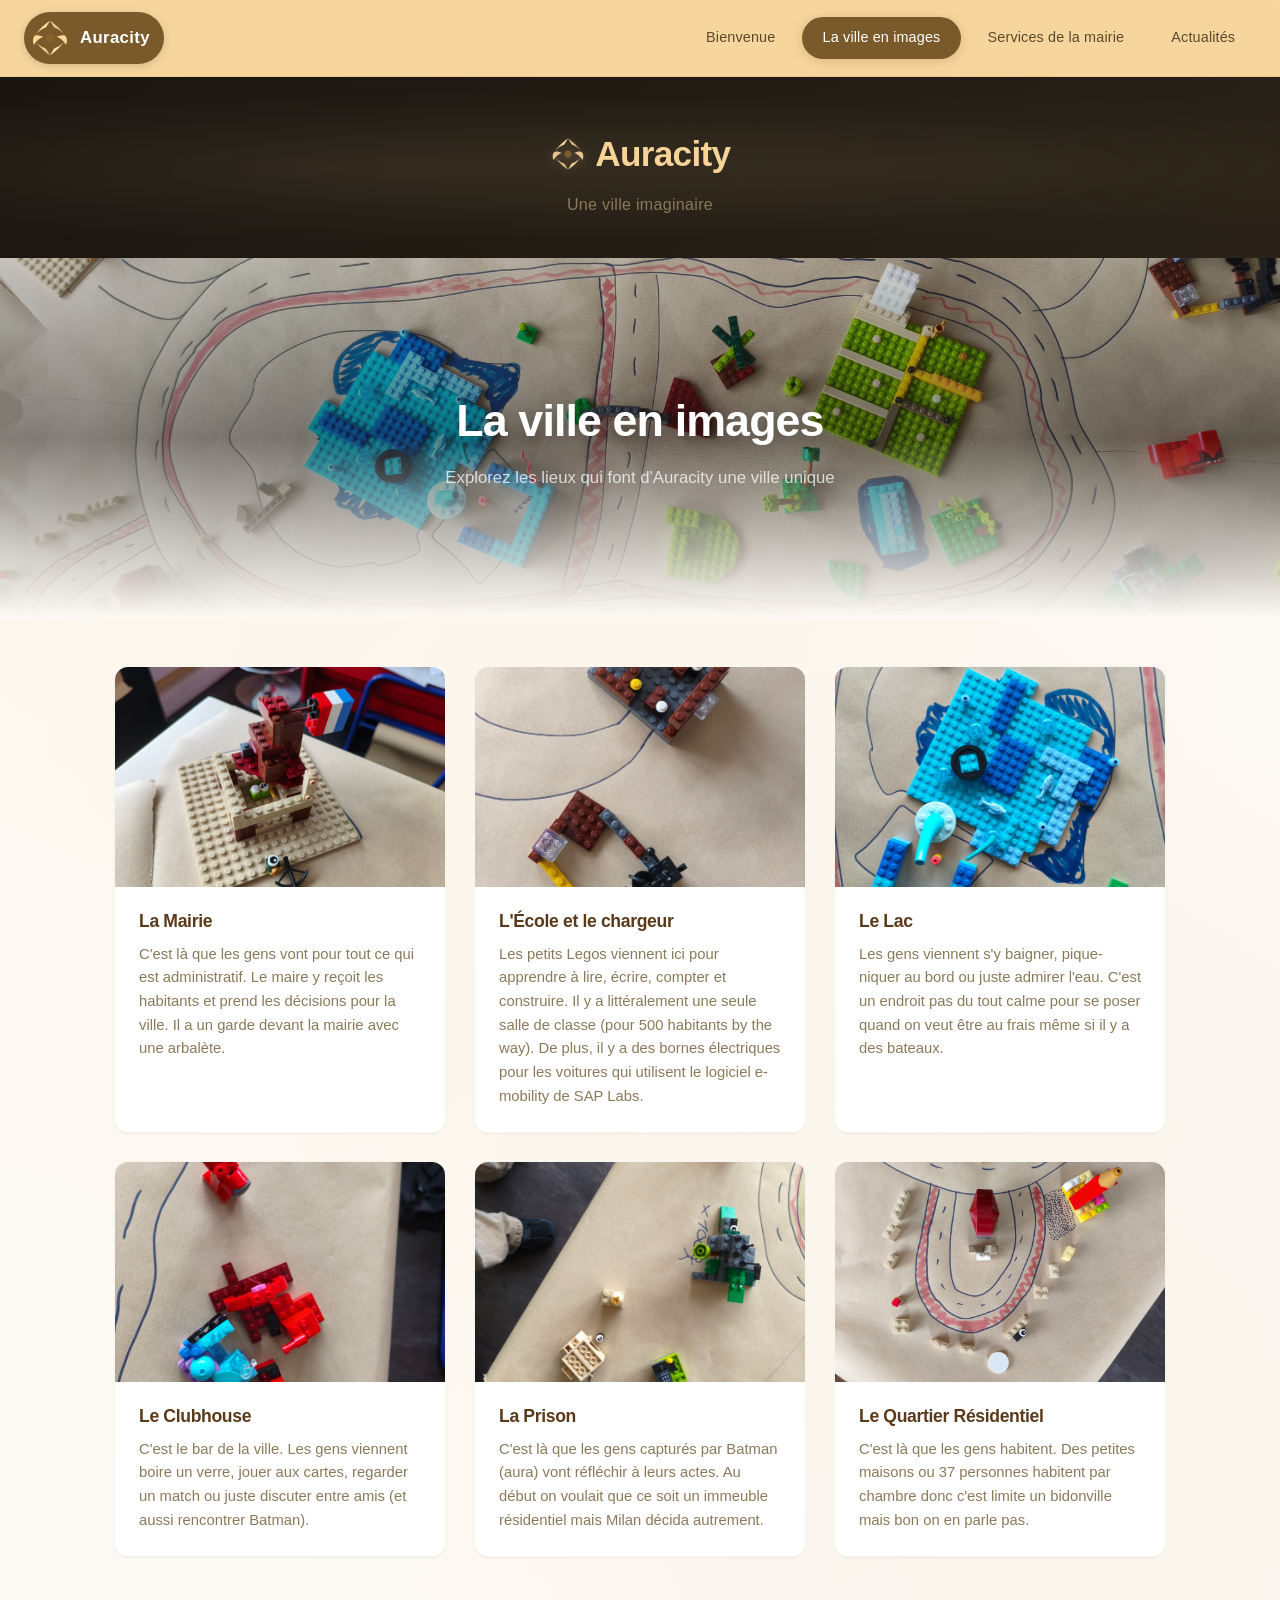
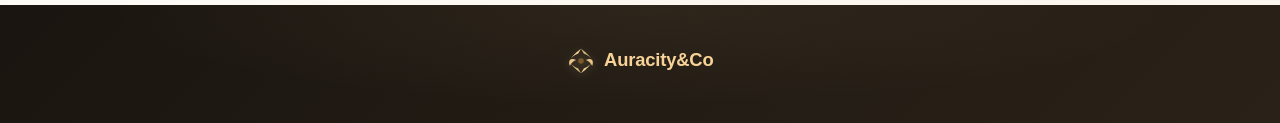
<file: images.html>
<!DOCTYPE html>
<html lang="fr">
<head>
  <meta charset="UTF-8">
  <meta name="viewport" content="width=device-width, initial-scale=1.0">
  <title>Auracity — La ville en images</title>
  <link rel="stylesheet" href="style.css">
</head>
<body>
  <nav>
    <a href="index.html" class="nav-logo"><img src="logo.svg" alt="Auracity"><span>Auracity</span></a>
    <div class="nav-links">
      <a href="index.html">Bienvenue</a>
      <a href="images.html" class="active">La ville en images</a>
      <a href="mairie.html">Services de la mairie</a>
      <a href="actus.html">Actualités</a>
    </div>
  </nav>

  <header>
    <h1><img src="logo.svg" alt="" class="header-logo"> Auracity</h1>
    <p class="sous-titre">Une ville imaginaire</p>
  </header>

  <section class="hero-small">
    <img src="Ville.jpg" alt="Auracity">
    <div class="hero-text">
      <h1>La ville en images</h1>
      <p>Explorez les lieux qui font d'Auracity une ville unique</p>
    </div>
  </section>

  <main>
    <div class="grille">
      <article class="carte">
        <img src="Mairie.jpg" alt="La Mairie">
        <div class="carte-contenu">
          <h3>La Mairie</h3>
          <p>
            C'est là que les gens vont pour tout ce qui
            est administratif. Le maire y reçoit les habitants
            et prend les décisions pour la ville. Il a un garde
            devant la mairie avec une arbalète.
          </p>
        </div>
      </article>

      <article class="carte">
        <img src="ecole.jpg" alt="L'École et le chargeur">
        <div class="carte-contenu">
          <h3>L'École et le chargeur</h3>
          <p>
            Les petits Legos viennent ici pour apprendre à lire, écrire,
            compter et construire. Il y a littéralement une seule salle de classe (pour 500 habitants by the way).
            De plus, il y a des bornes électriques pour les voitures qui utilisent
            le logiciel e-mobility de SAP Labs.
          </p>
        </div>
      </article>

      <article class="carte">
        <img src="Eau.jpg" alt="Le Lac">
        <div class="carte-contenu">
          <h3>Le Lac</h3>
          <p>
            Les gens viennent s'y baigner, pique-niquer au bord
            ou juste admirer l'eau. C'est un endroit pas du tout calme pour se
            poser quand on veut être au frais même si il y a des bateaux.
          </p>
        </div>
      </article>

      <article class="carte">
        <img src="Clubhouse.jpg" alt="Le Clubhouse">
        <div class="carte-contenu">
          <h3>Le Clubhouse</h3>
          <p>
            C'est le bar de la ville. Les gens viennent boire un
            verre, jouer aux cartes, regarder un match ou juste
            discuter entre amis (et aussi rencontrer Batman).
          </p>
        </div>
      </article>

      <article class="carte">
        <img src="Prison.jpg" alt="La Prison">
        <div class="carte-contenu">
          <h3>La Prison</h3>
          <p>
            C'est là que les gens capturés par Batman (aura) vont
            réfléchir à leurs actes. Au début on voulait que ce soit un
            immeuble résidentiel mais Milan décida autrement.
          </p>
        </div>
      </article>

      <article class="carte">
        <img src="Residentiel.jpg"  alt="Le Quartier Résidentiel">
        <div class="carte-contenu">
          <h3>Le Quartier Résidentiel</h3>
          <p>
            C'est là que les gens habitent. Des petites maisons
            ou 37 personnes habitent par chambre donc c'est limite
            un bidonville mais bon on en parle pas.
          </p>
        </div>
      </article>
    </div>
  </main>

  <footer>
    <div class="footer-logo">
      <img src="logo.svg" alt="Auracity">
      <span>Auracity&amp;Co</span>
    </div>
  </footer>
</body>
</html>
</file>
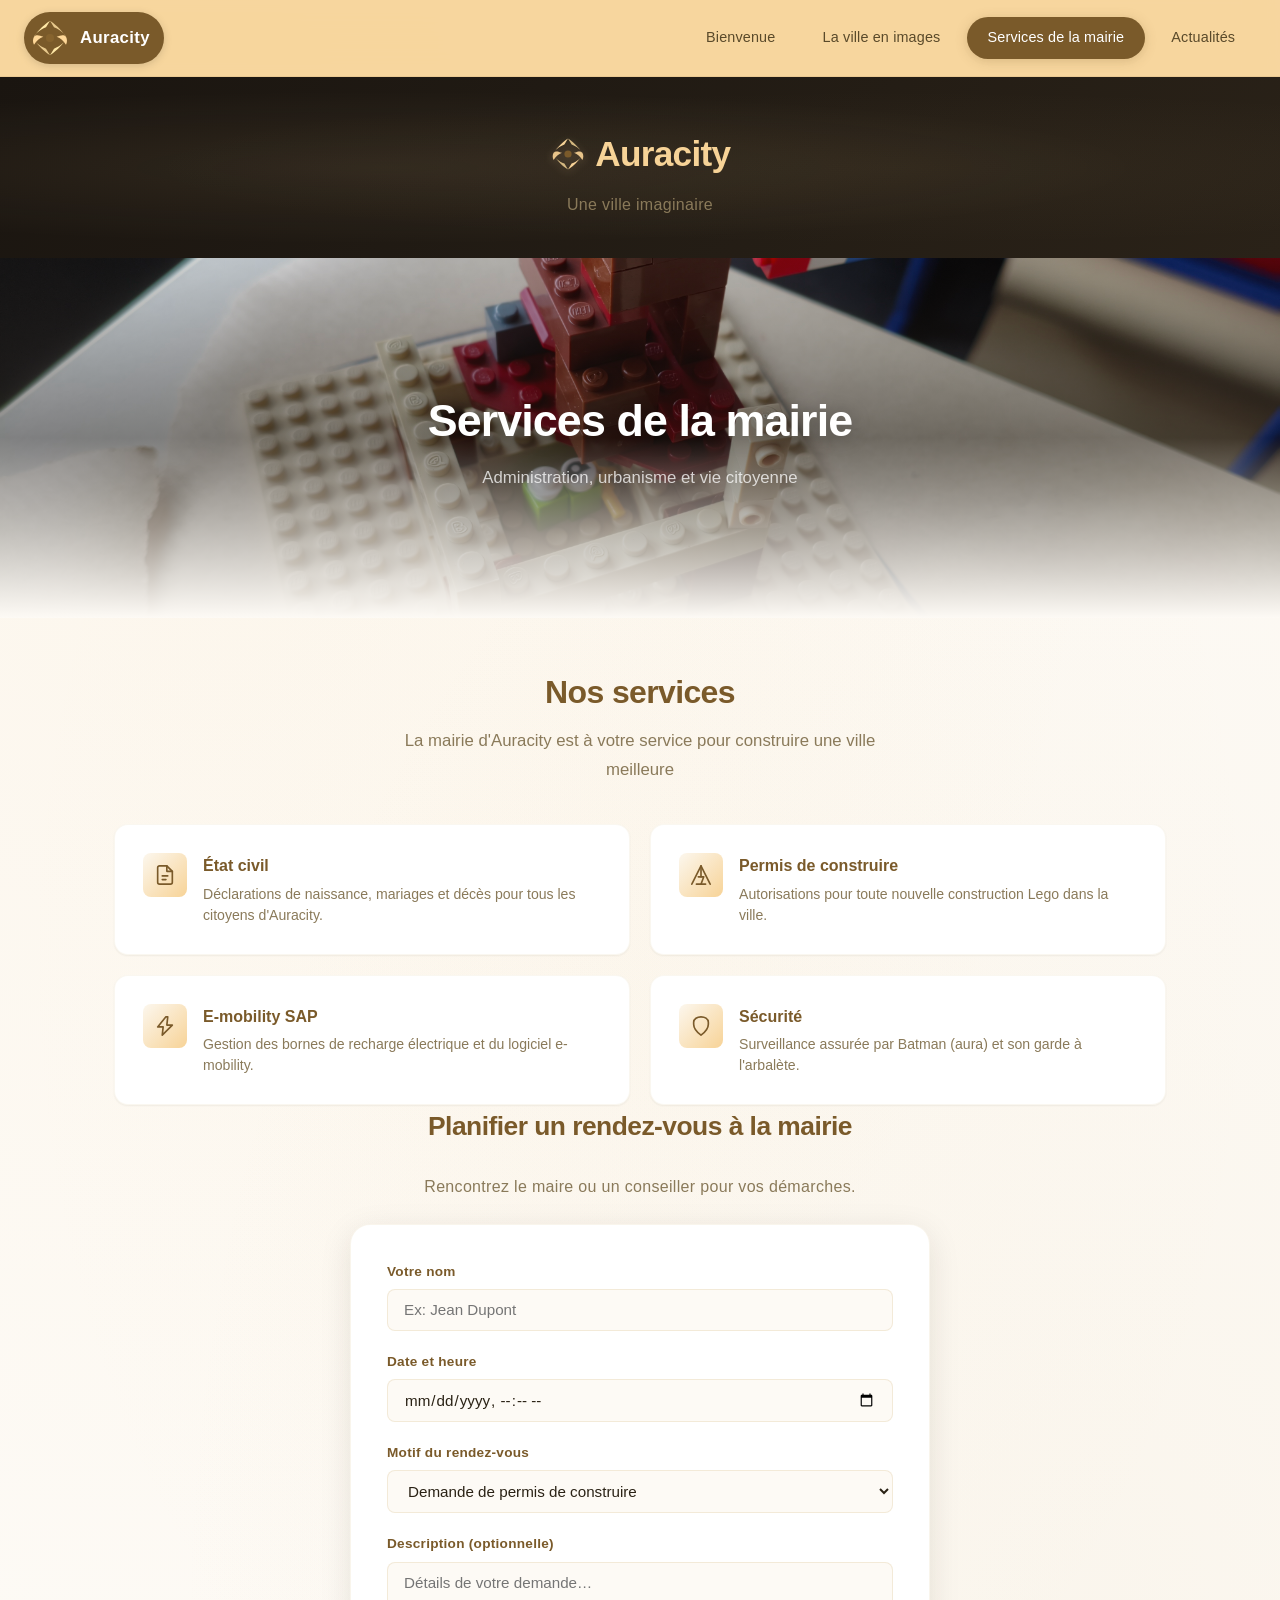
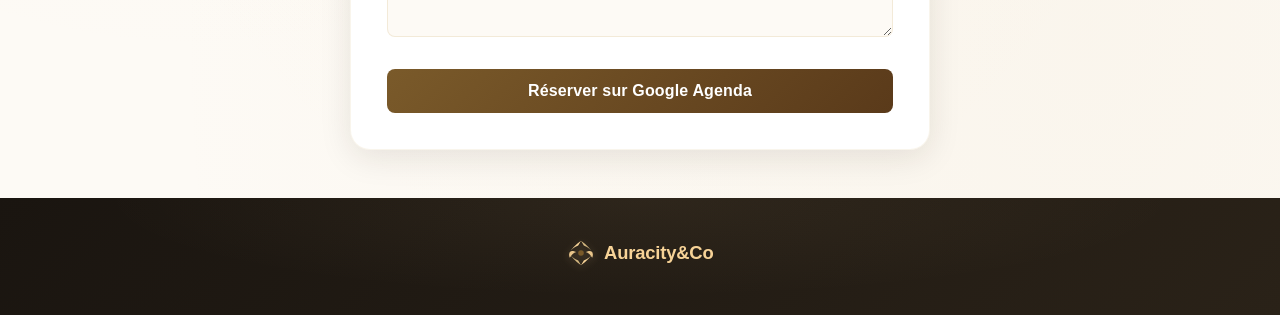
<file: mairie.html>
<!DOCTYPE html>
<html lang="fr">
<head>
  <meta charset="UTF-8">
  <meta name="viewport" content="width=device-width, initial-scale=1.0">
  <title>Auracity — Services de la mairie</title>
  <link rel="stylesheet" href="style.css">
</head>
<body>
  <nav>
    <a href="index.html" class="nav-logo"><img src="logo.svg" alt="Auracity"><span>Auracity</span></a>
    <div class="nav-links">
      <a href="index.html">Bienvenue</a>
      <a href="images.html">La ville en images</a>
      <a href="mairie.html" class="active">Services de la mairie</a>
      <a href="actus.html">Actualités</a>
    </div>
  </nav>

  <header>
    <h1><img src="logo.svg" alt="" class="header-logo"> Auracity</h1>
    <p class="sous-titre">Une ville imaginaire</p>
  </header>

  <section class="hero-small">
    <img src="Mairie.jpg" alt="Mairie d'Auracity">
    <div class="hero-text">
      <h1>Services de la mairie</h1>
      <p>Administration, urbanisme et vie citoyenne</p>
    </div>
  </section>

  <main>
    <div class="section-title">
      <h2>Nos services</h2>
      <p>La mairie d'Auracity est à votre service pour construire une ville meilleure</p>
    </div>

    <div class="services-grid">
      <div class="service-card">
        <div class="service-icon">
          <svg width="22" height="22" viewBox="0 0 24 24" fill="none" stroke="currentColor" stroke-width="1.8" stroke-linecap="round" stroke-linejoin="round">
            <path d="M14 2H6a2 2 0 0 0-2 2v16a2 2 0 0 0 2 2h12a2 2 0 0 0 2-2V8z"/>
            <polyline points="14 2 14 8 20 8"/>
            <line x1="9" y1="13" x2="15" y2="13"/>
            <line x1="9" y1="17" x2="13" y2="17"/>
          </svg>
        </div>
        <div class="service-text">
          <h4>État civil</h4>
          <p>Déclarations de naissance, mariages et décès pour tous les citoyens d'Auracity.</p>
        </div>
      </div>

      <div class="service-card">
        <div class="service-icon">
          <svg width="22" height="22" viewBox="0 0 24 24" fill="none" stroke="currentColor" stroke-width="1.8" stroke-linecap="round" stroke-linejoin="round">
            <path d="M2 22L12 2l10 20"/>
            <line x1="7" y1="22" x2="17" y2="22"/>
            <line x1="12" y1="2" x2="12" y2="14"/>
            <path d="M9 14h6l-3 8"/>
          </svg>
        </div>
        <div class="service-text">
          <h4>Permis de construire</h4>
          <p>Autorisations pour toute nouvelle construction Lego dans la ville.</p>
        </div>
      </div>

      <div class="service-card">
        <div class="service-icon">
          <svg width="22" height="22" viewBox="0 0 24 24" fill="none" stroke="currentColor" stroke-width="1.8" stroke-linecap="round" stroke-linejoin="round">
            <polygon points="13 2 4 13 10 13 9 22 20 11 14 11 15 2"/>
          </svg>
        </div>
        <div class="service-text">
          <h4>E-mobility SAP</h4>
          <p>Gestion des bornes de recharge électrique et du logiciel e-mobility.</p>
        </div>
      </div>

      <div class="service-card">
        <div class="service-icon">
          <svg width="22" height="22" viewBox="0 0 24 24" fill="none" stroke="currentColor" stroke-width="1.8" stroke-linecap="round" stroke-linejoin="round">
            <path d="M12 2C8 2 4 4 4 8v2c0 6 8 12 8 12s8-6 8-12V8c0-4-4-6-8-6z"/>
          </svg>
        </div>
        <div class="service-text">
          <h4>Sécurité</h4>
          <p>Surveillance assurée par Batman (aura) et son garde à l'arbalète.</p>
        </div>
      </div>
    </div>
    <h2>Planifier un rendez-vous à la mairie</h2>
    <p class="sous-titre">Rencontrez le maire ou un conseiller pour vos démarches.</p>

    <div class="rdv-card">
      <label for="rdv-name">Votre nom</label>
      <input type="text" id="rdv-name" placeholder="Ex: Jean Dupont">

      <label for="rdv-date">Date et heure</label>
      <input type="datetime-local" id="rdv-date">

      <label for="rdv-motif">Motif du rendez-vous</label>
      <select id="rdv-motif">
        <option value="Demande de permis de construire">Demande de permis de construire</option>
        <option value="Inscription scolaire">Inscription scolaire</option>
        <option value="Problème de voisinage">Problème de voisinage</option>
        <option value="Demande de logement">Demande de logement</option>
        <option value="Autre">Autre</option>
      </select>

      <label for="rdv-desc">Description (optionnelle)</label>
      <textarea id="rdv-desc" rows="3" placeholder="Détails de votre demande…"></textarea>

      <button onclick="reserver()">Réserver sur Google Agenda</button>
    </div>

    <div id="rdv-result"></div>
  </main>

   <script>
    function reserver() {
      const name = document.getElementById('rdv-name').value.trim();
      const dateStr = document.getElementById('rdv-date').value;
      const motif = document.getElementById('rdv-motif').value;
      const desc = document.getElementById('rdv-desc').value.trim();

      if (!name || !dateStr) {
        alert('Veuillez remplir votre nom et choisir une date.');
        return;
      }

      const start = new Date(dateStr);
      const end = new Date(start.getTime() + 60 * 60 * 1000);
      const fmt = (d) => d.toISOString().replace(/[-:]/g, '').replace(/\.\d{3}/, '');
      const params = new URLSearchParams({
        action: 'TEMPLATE',
        text: `${motif} — ${name}`,
        details: desc || motif,
        dates: `${fmt(start)}/${fmt(end)}`,
        location: 'Mairie d\'Auracity',
        sf: 'true',
        output: 'xml'
      });
      window.open(`https://calendar.google.com/calendar/render?${params}`, '_blank');

      document.getElementById('rdv-result').innerHTML =
        `<div class="rdv-success">Rendez-vous créé sur Google Agenda ! <a href="https://calendar.google.com/calendar/render?${params}" target="_blank">Rouvrir</a></div>`;
    }
  </script>

  <footer>
    <div class="footer-logo">
      <img src="logo.svg" alt="Auracity">
      <span>Auracity&amp;Co</span>
    </div>
  </footer>
</body>
</html>
</file>
<file: style.css>
:root {
  --gold: #F7D397;
  --gold-light: #fcf7ee;
  --gold-medium: #d4b880;
  --gold-dark: #7a5a2a;
  --gold-deep: #5a3a1a;
  --text-primary: #2a2215;
  --text-secondary: #5a4a2a;
  --text-muted: #8a7a5a;
  --text-on-dark: #f5edd6;
  --bg-dark: #1a1510;
  --bg-dark-soft: #2a2218;
  --bg-warm: #fdfaf5;
  --bg-card: #ffffff;
  --shadow-sm: 0 1px 2px rgba(42, 34, 21, 0.06);
  --shadow-md: 0 4px 16px rgba(42, 34, 21, 0.08);
  --shadow-lg: 0 8px 32px rgba(42, 34, 21, 0.1);
  --shadow-xl: 0 16px 48px rgba(42, 34, 21, 0.14);
  --radius-sm: 8px;
  --radius-md: 14px;
  --radius-lg: 20px;
  --radius-xl: 28px;
  --font-sans: -apple-system, BlinkMacSystemFont, 'SF Pro Display', 'Helvetica Neue', Arial, sans-serif;
  --font-display: -apple-system, BlinkMacSystemFont, 'SF Pro Display', 'Helvetica Neue', Arial, sans-serif;
  --transition: 0.3s cubic-bezier(0.25, 0.1, 0.25, 1);
  --transition-slow: 0.5s cubic-bezier(0.25, 0.1, 0.25, 1);
}

*, *::before, *::after {
  box-sizing: border-box;
  margin: 0;
  padding: 0;
}

html {
  scroll-behavior: smooth;
}

body {
  font-family: var(--font-sans);
  background-color: var(--bg-warm);
  background-image:
    radial-gradient(ellipse at 15% 15%, rgba(247, 211, 151, 0.1) 0%, transparent 60%),
    radial-gradient(ellipse at 85% 85%, rgba(212, 184, 128, 0.07) 0%, transparent 60%),
    radial-gradient(ellipse at 50% 50%, rgba(247, 211, 151, 0.04) 0%, transparent 70%);
  color: var(--text-primary);
  line-height: 1.65;
  -webkit-font-smoothing: antialiased;
  -moz-osx-font-smoothing: grayscale;
}

/* Animations globales */
@keyframes fadeInUp {
  from { opacity: 0; transform: translateY(24px); }
  to   { opacity: 1; transform: translateY(0); }
}

@keyframes fadeIn {
  from { opacity: 0; }
  to   { opacity: 1; }
}

@keyframes scaleIn {
  from { opacity: 0; transform: scale(0.95); }
  to   { opacity: 1; transform: scale(1); }
}

/* Navbar */
nav {
  display: flex;
  justify-content: space-between;
  align-items: center;
  gap: 0.35rem;
  background: rgba(247, 211, 151, 0.92);
  backdrop-filter: blur(16px) saturate(180%);
  -webkit-backdrop-filter: blur(16px) saturate(180%);
  padding: 0.75rem 1.5rem;
  position: sticky;
  top: 0;
  z-index: 100;
  border-bottom: 1px solid rgba(122, 90, 42, 0.1);
  animation: fadeIn 0.6s ease;
}

.nav-logo {
  display: flex;
  align-items: center;
  gap: 10px;
  flex-shrink: 0;
  padding: 6px 14px 6px 6px;
  border-radius: 100px;
  background: var(--gold-dark);
  box-shadow: 0 2px 8px rgba(0, 0, 0, 0.15);
  transition: var(--transition);
}

.nav-logo:hover {
  background: var(--gold-deep);
  box-shadow: 0 4px 12px rgba(0, 0, 0, 0.25);
}

.nav-logo img {
  display: block;
  width: 40px;
  height: 40px;
  filter: brightness(1.1);
}

.nav-logo span {
  color: #fff;
  font-size: 1.05rem;
  font-weight: 600;
  letter-spacing: 0.02em;
}

.nav-logo::after {
  display: none;
}

.nav-links {
  display: flex;
  gap: 0.35rem;
}

nav a {
  color: var(--text-secondary);
  text-decoration: none;
  padding: 0.55rem 1.3rem;
  border-radius: 100px;
  font-size: 0.9rem;
  font-weight: 500;
  letter-spacing: 0.01em;
  transition: var(--transition);
  position: relative;
}

nav a::after {
  content: '';
  position: absolute;
  bottom: 4px;
  left: 50%;
  width: 0;
  height: 2px;
  background: var(--gold-dark);
  border-radius: 2px;
  transition: var(--transition);
  transform: translateX(-50%);
}

nav a:hover {
  background: rgba(122, 90, 42, 0.08);
  color: var(--gold-dark);
}

nav a:hover::after {
  width: 60%;
}

nav a.active {
  background: var(--gold-dark);
  color: #fff;
  box-shadow: 0 2px 12px rgba(122, 90, 42, 0.25);
}

nav a.active::after {
  display: none;
}

/* Header */
header {
  text-align: center;
  padding: 3rem 1.5rem 2.5rem;
  background: linear-gradient(135deg, var(--bg-dark) 0%, var(--bg-dark-soft) 100%);
  color: var(--gold);
  position: relative;
  overflow: hidden;
}

header::before {
  content: '';
  position: absolute;
  inset: 0;
  background:
    radial-gradient(ellipse at 30% 50%, rgba(247, 211, 151, 0.08) 0%, transparent 60%),
    radial-gradient(ellipse at 70% 50%, rgba(212, 184, 128, 0.05) 0%, transparent 60%);
  pointer-events: none;
}

header h1 {
  font-family: var(--font-display);
  font-size: 2.2rem;
  font-weight: 700;
  color: var(--gold);
  margin: 0;
  display: flex;
  align-items: center;
  justify-content: center;
  gap: 0.6rem;
  letter-spacing: -0.02em;
  position: relative;
  animation: fadeInUp 0.7s ease;
}

.header-logo {
  width: 36px;
  height: 36px;
  vertical-align: middle;
  filter: drop-shadow(0 2px 4px rgba(247, 211, 151, 0.3));
}

.sous-titre {
  font-size: 1rem;
  color: var(--text-muted);
  margin-top: 0.5rem;
  font-weight: 400;
  letter-spacing: 0.02em;
  position: relative;
  animation: fadeInUp 0.7s ease 0.15s both;
  text-align: center;
}

/* Hero */
.hero {
  position: relative;
  width: 100%;
  overflow: hidden;
}

.hero img {
  width: 100%;
  height: auto;
  display: block;
}

.hero-overlay {
  position: relative;
}

.hero-overlay::after {
  content: '';
  position: absolute;
  bottom: 0;
  left: 0;
  right: 0;
  height: 50%;
  background: linear-gradient(to top, var(--bg-warm) 0%, transparent 100%);
  pointer-events: none;
}

.hero-content {
  position: absolute;
  bottom: 10%;
  left: 50%;
  transform: translateX(-50%);
  text-align: center;
  max-width: 700px;
  width: 90%;
  z-index: 2;
}

.hero-content h1 {
  font-family: var(--font-display);
  font-size: clamp(1.8rem, 4vw, 3rem);
  font-weight: 700;
  color: #fff;
  margin: 0;
  text-shadow: 0 2px 20px rgba(0,0,0,0.3);
  letter-spacing: -0.02em;
  line-height: 1.15;
}

.hero-content h1 .highlight {
  color: var(--gold);
}

.hero-content .hero-sub {
  font-size: clamp(1rem, 2vw, 1.25rem);
  color: rgba(255,255,255,0.85);
  margin-top: 0.75rem;
  font-weight: 400;
  text-shadow: 0 1px 10px rgba(0,0,0,0.2);
}

.hero-texte {
  padding: 2.5rem 2rem;
  background: var(--bg-card);
  max-width: 800px;
  margin: -2rem auto 0;
  position: relative;
  z-index: 3;
  border-radius: var(--radius-lg);
  box-shadow: var(--shadow-lg);
}

.hero-texte h2 {
  font-family: var(--font-display);
  font-size: 1.5rem;
  font-weight: 600;
  color: var(--gold-dark);
  margin-bottom: 1rem;
  text-align: center;
}

.hero-texte p {
  color: var(--text-secondary);
  font-size: 1.05rem;
  line-height: 1.7;
  max-width: 650px;
  margin: 0 auto;
  text-align: center;
}

/* Typographie */
h1, h2, h3 {
  font-family: var(--font-display);
  font-weight: 600;
  letter-spacing: -0.02em;
}

h1 {
  color: var(--gold-dark);
  font-size: 2rem;
  text-align: center;
}

h2 {
  color: var(--gold-dark);
  font-size: 1.65rem;
  text-align: center;
  margin-bottom: 1.5rem;
}

h3 {
  color: var(--gold-deep);
  font-size: 1.2rem;
  margin-bottom: 0.5rem;
}

p {
  color: var(--text-secondary);
  line-height: 1.7;
}

/* Main */
main {
  max-width: 1100px;
  margin: 0 auto;
  padding: 3rem 1.5rem;
}

/* Section titles */
.section-title {
  text-align: center;
  margin-bottom: 2.5rem;
}

.section-title h2 {
  font-size: 2rem;
  font-weight: 700;
  margin-bottom: 0.5rem;
}

.section-title p {
  color: var(--text-muted);
  font-size: 1.05rem;
  max-width: 500px;
  margin: 0 auto;
}

/* Grille cartes */
.grille {
  display: grid;
  grid-template-columns: 1fr;
  gap: 1.75rem;
}

@media (min-width: 640px) {
  .grille {
    grid-template-columns: repeat(2, 1fr);
  }
}

@media (min-width: 900px) {
  .grille {
    grid-template-columns: repeat(3, 1fr);
  }
}

.carte {
  background: var(--bg-card);
  border-radius: var(--radius-md);
  overflow: hidden;
  box-shadow: var(--shadow-sm);
  transition: var(--transition);
  animation: fadeInUp 0.6s ease both;
  border: 1px solid rgba(212, 184, 128, 0.15);
}

.carte:nth-child(1) { animation-delay: 0.05s; }
.carte:nth-child(2) { animation-delay: 0.1s; }
.carte:nth-child(3) { animation-delay: 0.15s; }
.carte:nth-child(4) { animation-delay: 0.2s; }
.carte:nth-child(5) { animation-delay: 0.25s; }
.carte:nth-child(6) { animation-delay: 0.3s; }

.carte:hover {
  transform: translateY(-6px);
  box-shadow: var(--shadow-xl);
  border-color: var(--gold-medium);
}

.carte img {
  width: 100%;
  height: 220px;
  object-fit: cover;
  display: block;
  transition: var(--transition-slow);
}

.carte:hover img {
  transform: scale(1.05);
}

.carte-sketch {
  width: 100%;
  height: 220px;
  display: grid;
  place-items: center;
  background: linear-gradient(135deg, #fcf7ee 0%, #f7d397 100%);
  overflow: hidden;
}

.carte-sketch .sketch-icon {
  width: 120px;
  height: 120px;
  border-radius: 16px;
  background: linear-gradient(135deg, #f7d397 0%, #d4b880 100%);
  display: flex;
  align-items: center;
  justify-content: center;
}

.carte-sketch svg {
  width: 60px;
  height: 60px;
  stroke: #7a5a2a;
  stroke-width: 1.8;
  fill: none;
}

.carte-contenu {
  padding: 1.25rem 1.5rem 1.5rem;
}

.carte-contenu h3 {
  font-size: 1.1rem;
  margin-bottom: 0.4rem;
}

.carte-contenu p {
  font-size: 0.925rem;
  color: var(--text-muted);
  line-height: 1.6;
}

/* Hero full avec overlay pour la page d'accueil */
.hero-full {
  position: relative;
  width: 100%;
  min-height: 70vh;
  display: flex;
  align-items: center;
  justify-content: center;
  overflow: hidden;
}

.hero-full img {
  position: absolute;
  inset: 0;
  width: 100%;
  height: 100%;
  object-fit: cover;
}

.hero-full::after {
  content: '';
  position: absolute;
  inset: 0;
  background: linear-gradient(
    to top,
    var(--bg-warm) 0%,
    rgba(26, 21, 16, 0.6) 40%,
    rgba(26, 21, 16, 0.3) 100%
  );
}

.hero-full .hero-text {
  position: relative;
  z-index: 2;
  text-align: center;
  padding: 2rem;
  max-width: 750px;
  animation: fadeInUp 0.8s ease;
}

.hero-full .hero-text h1 {
  font-size: clamp(2.2rem, 5vw, 3.8rem);
  font-weight: 700;
  color: #fff;
  text-shadow: 0 2px 30px rgba(0,0,0,0.3);
  letter-spacing: -0.03em;
  line-height: 1.1;
  margin-bottom: 0.75rem;
}

.hero-full .hero-text p {
  font-size: clamp(1rem, 2vw, 1.3rem);
  color: rgba(255, 255, 255, 0.8);
  font-weight: 400;
  text-shadow: 0 1px 15px rgba(0,0,0,0.2);
  max-width: 550px;
  margin: 0 auto;
}

/* Features section */
.features {
  display: grid;
  grid-template-columns: 1fr;
  gap: 1.5rem;
  padding: 0 1.5rem 3rem;
  max-width: 1100px;
  margin: -3rem auto 0;
  position: relative;
  z-index: 3;
}

@media (min-width: 640px) {
  .features {
    grid-template-columns: repeat(2, 1fr);
  }
}

@media (min-width: 900px) {
  .features {
    grid-template-columns: repeat(3, 1fr);
  }
}

.feature-card {
  background: var(--bg-card);
  border-radius: var(--radius-md);
  padding: 1.75rem;
  box-shadow: var(--shadow-md);
  border: 1px solid rgba(212, 184, 128, 0.12);
  transition: var(--transition);
  animation: fadeInUp 0.6s ease both;
}

.feature-card:nth-child(1) { animation-delay: 0.1s; }
.feature-card:nth-child(2) { animation-delay: 0.2s; }
.feature-card:nth-child(3) { animation-delay: 0.3s; }

.feature-card:hover {
  transform: translateY(-4px);
  box-shadow: var(--shadow-lg);
  border-color: var(--gold-medium);
}

.feature-icon {
  width: 48px;
  height: 48px;
  border-radius: var(--radius-sm);
  background: linear-gradient(135deg, var(--gold) 0%, var(--gold-medium) 100%);
  display: flex;
  align-items: center;
  justify-content: center;
  font-size: 1.4rem;
  margin-bottom: 1rem;
  color: var(--gold-dark);
}

.feature-card h3 {
  font-size: 1.1rem;
  font-weight: 600;
  margin-bottom: 0.4rem;
}

.feature-card p {
  font-size: 0.9rem;
  color: var(--text-muted);
  line-height: 1.6;
}

/* Page mairie - services */
.services-grid {
  display: grid;
  grid-template-columns: 1fr;
  gap: 1.25rem;
  margin-top: 2rem;
}

@media (min-width: 640px) {
  .services-grid {
    grid-template-columns: repeat(2, 1fr);
  }
}

.service-card {
  background: var(--bg-card);
  border-radius: var(--radius-md);
  padding: 1.75rem;
  box-shadow: var(--shadow-sm);
  border: 1px solid rgba(212, 184, 128, 0.12);
  transition: var(--transition);
  display: flex;
  align-items: flex-start;
  gap: 1rem;
  animation: fadeInUp 0.6s ease both;
}

.service-card:nth-child(1) { animation-delay: 0.05s; }
.service-card:nth-child(2) { animation-delay: 0.1s; }
.service-card:nth-child(3) { animation-delay: 0.15s; }
.service-card:nth-child(4) { animation-delay: 0.2s; }

.service-card:hover {
  transform: translateY(-3px);
  box-shadow: var(--shadow-lg);
  border-color: var(--gold-medium);
}

.service-icon {
  width: 44px;
  height: 44px;
  min-width: 44px;
  border-radius: var(--radius-sm);
  background: linear-gradient(135deg, var(--gold-light) 0%, var(--gold) 100%);
  display: flex;
  align-items: center;
  justify-content: center;
  font-size: 1.3rem;
  color: var(--gold-dark);
}

.service-text h4 {
  font-size: 1rem;
  font-weight: 600;
  color: var(--gold-dark);
  margin-bottom: 0.25rem;
}

.service-text p {
  font-size: 0.88rem;
  color: var(--text-muted);
  line-height: 1.5;
}

/* Hero small for inner pages */
.hero-small {
  position: relative;
  height: 40vh;
  min-height: 280px;
  display: flex;
  align-items: center;
  justify-content: center;
  overflow: hidden;
}

.hero-small img {
  position: absolute;
  inset: 0;
  width: 100%;
  height: 100%;
  object-fit: cover;
}

.hero-small::after {
  content: '';
  position: absolute;
  inset: 0;
  background: linear-gradient(
    to top,
    var(--bg-warm) 0%,
    rgba(26, 21, 16, 0.5) 50%,
    rgba(26, 21, 16, 0.2) 100%
  );
}

.hero-small .hero-text {
  position: relative;
  z-index: 2;
  text-align: center;
  padding: 1.5rem;
}

.hero-small .hero-text h1 {
  font-size: clamp(1.8rem, 4vw, 2.8rem);
  color: #fff;
  text-shadow: 0 2px 20px rgba(0,0,0,0.3);
  font-weight: 700;
  letter-spacing: -0.02em;
}

.hero-small .hero-text p {
  color: rgba(255, 255, 255, 0.75);
  font-size: 1.05rem;
  margin-top: 0.4rem;
}

/* Réservation rendez-vous */
.rdv-card {
  background: var(--bg-card);
  border-radius: var(--radius-lg);
  padding: 2.25rem;
  box-shadow: var(--shadow-lg);
  border: 1px solid rgba(212, 184, 128, 0.15);
  max-width: 580px;
  margin: 1.5rem auto 0;
  animation: fadeInUp 0.6s ease;
}

.rdv-card label {
  display: block;
  font-size: 0.85rem;
  font-weight: 600;
  color: var(--gold-dark);
  margin-bottom: 0.35rem;
  letter-spacing: 0.02em;
}

.rdv-card label:not(:first-of-type) {
  margin-top: 1.25rem;
}

.rdv-card input,
.rdv-card select,
.rdv-card textarea {
  width: 100%;
  padding: 0.7rem 1rem;
  border: 1.5px solid rgba(212, 184, 128, 0.25);
  border-radius: var(--radius-sm);
  font-family: var(--font-sans);
  font-size: 0.95rem;
  color: var(--text-primary);
  background: var(--bg-warm);
  transition: var(--transition);
  outline: none;
}

.rdv-card input:focus,
.rdv-card select:focus,
.rdv-card textarea:focus {
  border-color: var(--gold-dark);
  box-shadow: 0 0 0 3px rgba(122, 90, 42, 0.1);
}

.rdv-card textarea {
  resize: vertical;
}

.rdv-card button {
  display: inline-flex;
  align-items: center;
  justify-content: center;
  gap: 0.5rem;
  width: 100%;
  margin-top: 1.5rem;
  padding: 0.8rem 1.5rem;
  border: none;
  border-radius: var(--radius-sm);
  background: linear-gradient(135deg, var(--gold-dark) 0%, var(--gold-deep) 100%);
  color: #fff;
  font-family: var(--font-sans);
  font-size: 1rem;
  font-weight: 600;
  cursor: pointer;
  transition: var(--transition);
  letter-spacing: 0.01em;
}

.rdv-card button:hover {
  transform: translateY(-2px);
  box-shadow: 0 4px 16px rgba(122, 90, 42, 0.3);
}

.rdv-card button:active {
  transform: translateY(0);
}

.rdv-success {
  max-width: 580px;
  margin: 1rem auto 0;
  padding: 1rem 1.25rem;
  background: linear-gradient(135deg, rgba(247, 211, 151, 0.15) 0%, rgba(212, 184, 128, 0.15) 100%);
  border: 1px solid var(--gold-medium);
  border-radius: var(--radius-sm);
  color: var(--gold-dark);
  font-size: 0.95rem;
  font-weight: 500;
  text-align: center;
  animation: fadeInUp 0.4s ease;
}

.rdv-success a {
  color: var(--gold-deep);
  font-weight: 600;
  text-decoration: underline;
}

.rdv-success a:hover {
  color: var(--gold-dark);
}

/* Footer */
footer {
  text-align: center;
  padding: 2.5rem 1.5rem;
  background: linear-gradient(135deg, var(--bg-dark) 0%, var(--bg-dark-soft) 100%);
  color: var(--text-on-dark);
  position: relative;
  overflow: hidden;
}

footer::before {
  content: '';
  position: absolute;
  inset: 0;
  background:
    radial-gradient(ellipse at 50% 0%, rgba(247, 211, 151, 0.06) 0%, transparent 60%);
  pointer-events: none;
}

.footer-logo {
  display: inline-flex;
  align-items: center;
  gap: 0.6rem;
  color: var(--gold);
  font-size: 1.15rem;
  font-weight: 600;
  letter-spacing: -0.01em;
  position: relative;
}

.footer-logo img {
  width: 28px;
  height: 28px;
  filter: drop-shadow(0 2px 4px rgba(247, 211, 151, 0.3));
}

.footer-divider {
  width: 40px;
  height: 2px;
  background: linear-gradient(90deg, transparent, var(--gold-medium), transparent);
  margin: 1rem auto;
  border: none;
}

/* Article detail page */
.article-detail {
  max-width: 800px;
  margin: 0 auto;
  padding: 3rem 1.5rem;
  animation: fadeInUp 0.6s ease;
}

.article-detail .article-icon {
  width: 100px;
  height: 100px;
  border-radius: 20px;
  background: linear-gradient(135deg, #f7d397 0%, #d4b880 100%);
  display: flex;
  align-items: center;
  justify-content: center;
  margin: 0 auto 2rem;
}

.article-detail .article-icon svg {
  width: 50px;
  height: 50px;
  stroke: #7a5a2a;
  stroke-width: 1.8;
  fill: none;
}

.article-detail h1 {
  font-size: 2rem;
  text-align: center;
  margin-bottom: 1.5rem;
  color: var(--gold-deep);
}

.article-detail p {
  font-size: 1.1rem;
  color: var(--text-secondary);
  line-height: 1.8;
  max-width: 650px;
  margin: 0 auto 2rem;
  text-align: center;
}

.article-detail .article-body {
  background: var(--bg-card);
  border-radius: var(--radius-lg);
  padding: 2.5rem;
  box-shadow: var(--shadow-lg);
  border: 1px solid rgba(212, 184, 128, 0.15);
}

.article-detail .article-body p {
  text-align: left;
  margin-bottom: 1rem;
}

.article-detail .article-body p:last-child {
  margin-bottom: 0;
}

.article-back {
  display: inline-flex;
  align-items: center;
  gap: 0.5rem;
  color: var(--gold-dark);
  text-decoration: none;
  font-weight: 600;
  font-size: 0.95rem;
  margin-top: 2.5rem;
  padding: 0.6rem 1.25rem;
  border-radius: 100px;
  border: 1.5px solid var(--gold-medium);
  transition: var(--transition);
}

.article-back:hover {
  background: var(--gold-dark);
  color: #fff;
  border-color: var(--gold-dark);
}

.article-back svg {
  width: 18px;
  height: 18px;
  stroke: currentColor;
  fill: none;
  stroke-width: 2;
  stroke-linecap: round;
  stroke-linejoin: round;
}

.carte-link {
  text-decoration: none;
  color: inherit;
  display: block;
  border-radius: var(--radius-md);
  transition: var(--transition);
}

.carte-link:hover .carte {
  transform: translateY(-6px);
  box-shadow: var(--shadow-xl);
  border-color: var(--gold-medium);
}

.carte-link .carte:hover {
  transform: translateY(-6px);
  box-shadow: var(--shadow-xl);
  border-color: var(--gold-medium);
}

.carte-link .carte {
  animation: fadeInUp 0.6s ease both;
}

/* Responsive */
@media (max-width: 639px) {
  header {
    padding: 2rem 1rem 1.5rem;
  }

  header h1 {
    font-size: 1.6rem;
  }

  nav {
    gap: 0.15rem;
    padding: 0.6rem 0.75rem;
  }

  nav a {
    font-size: 0.78rem;
    padding: 0.45rem 0.85rem;
  }

  .hero-texte {
    padding: 1.5rem 1.25rem;
    margin: -1.5rem 0.75rem 0;
    border-radius: var(--radius-md);
  }

  .hero-texte h2 {
    font-size: 1.25rem;
  }

  .hero-texte p {
    font-size: 0.95rem;
  }

  .carte-contenu {
    padding: 1rem 1.25rem 1.25rem;
  }

  .carte img {
    height: 180px;
  }

  main {
    padding: 2rem 1rem;
  }

  .service-card {
    flex-direction: column;
  }

  .hero-full {
    min-height: 55vh;
  }

  .hero-small {
    height: 30vh;
    min-height: 200px;
  }

  .features {
    margin-top: -2rem;
    padding: 0 1rem 2rem;
  }
}
</file>
